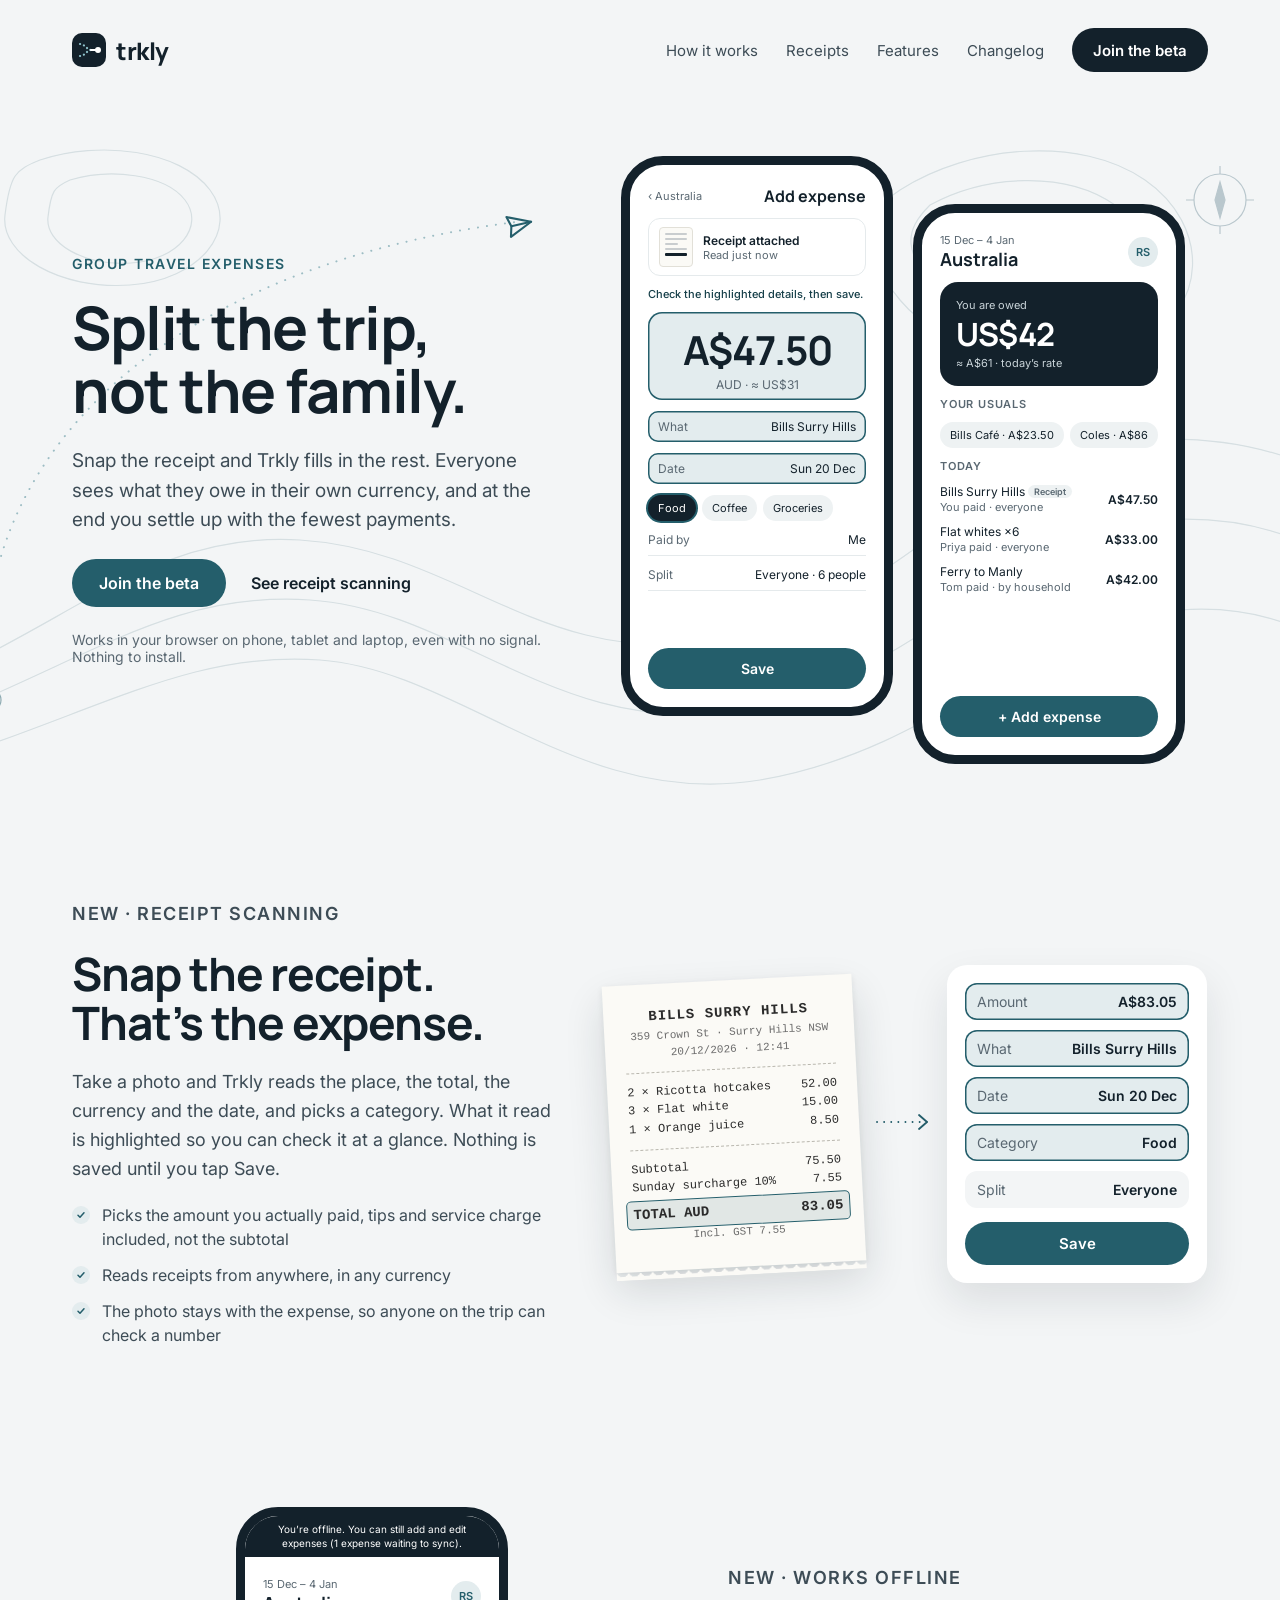
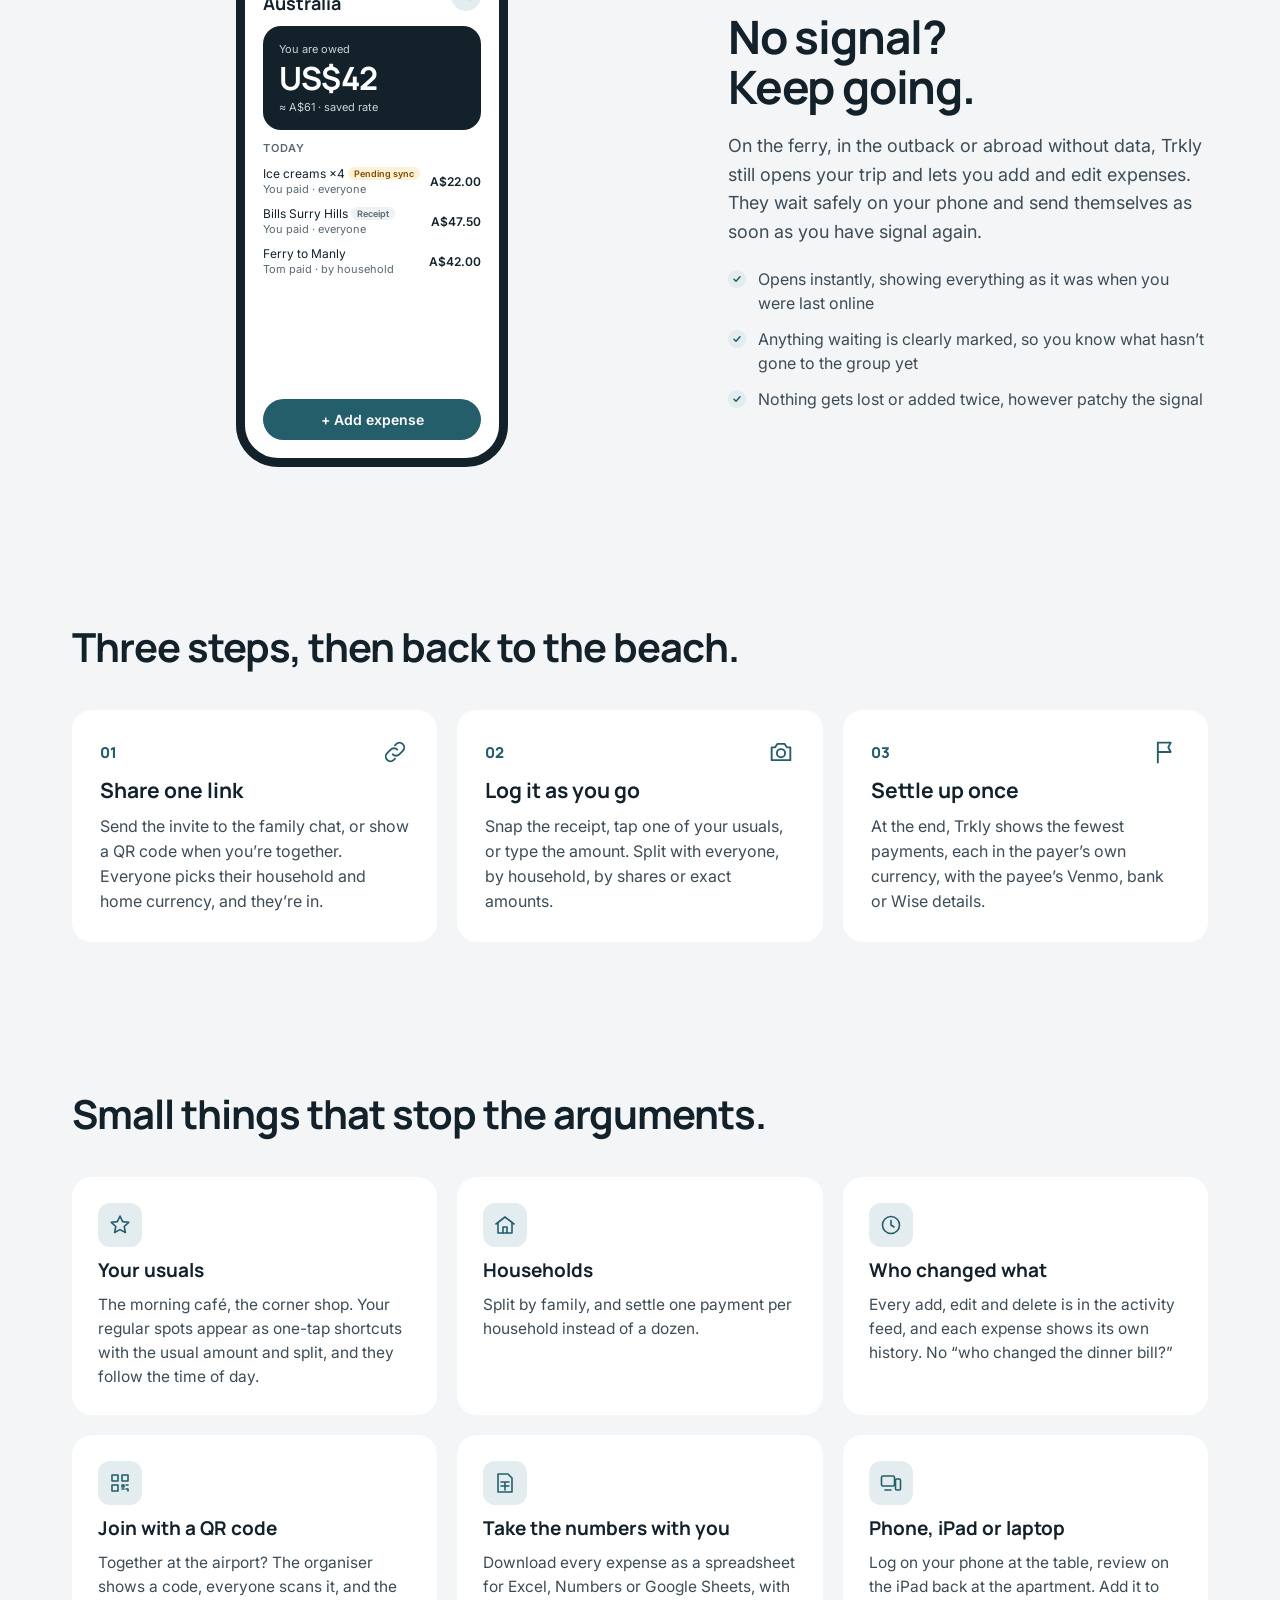
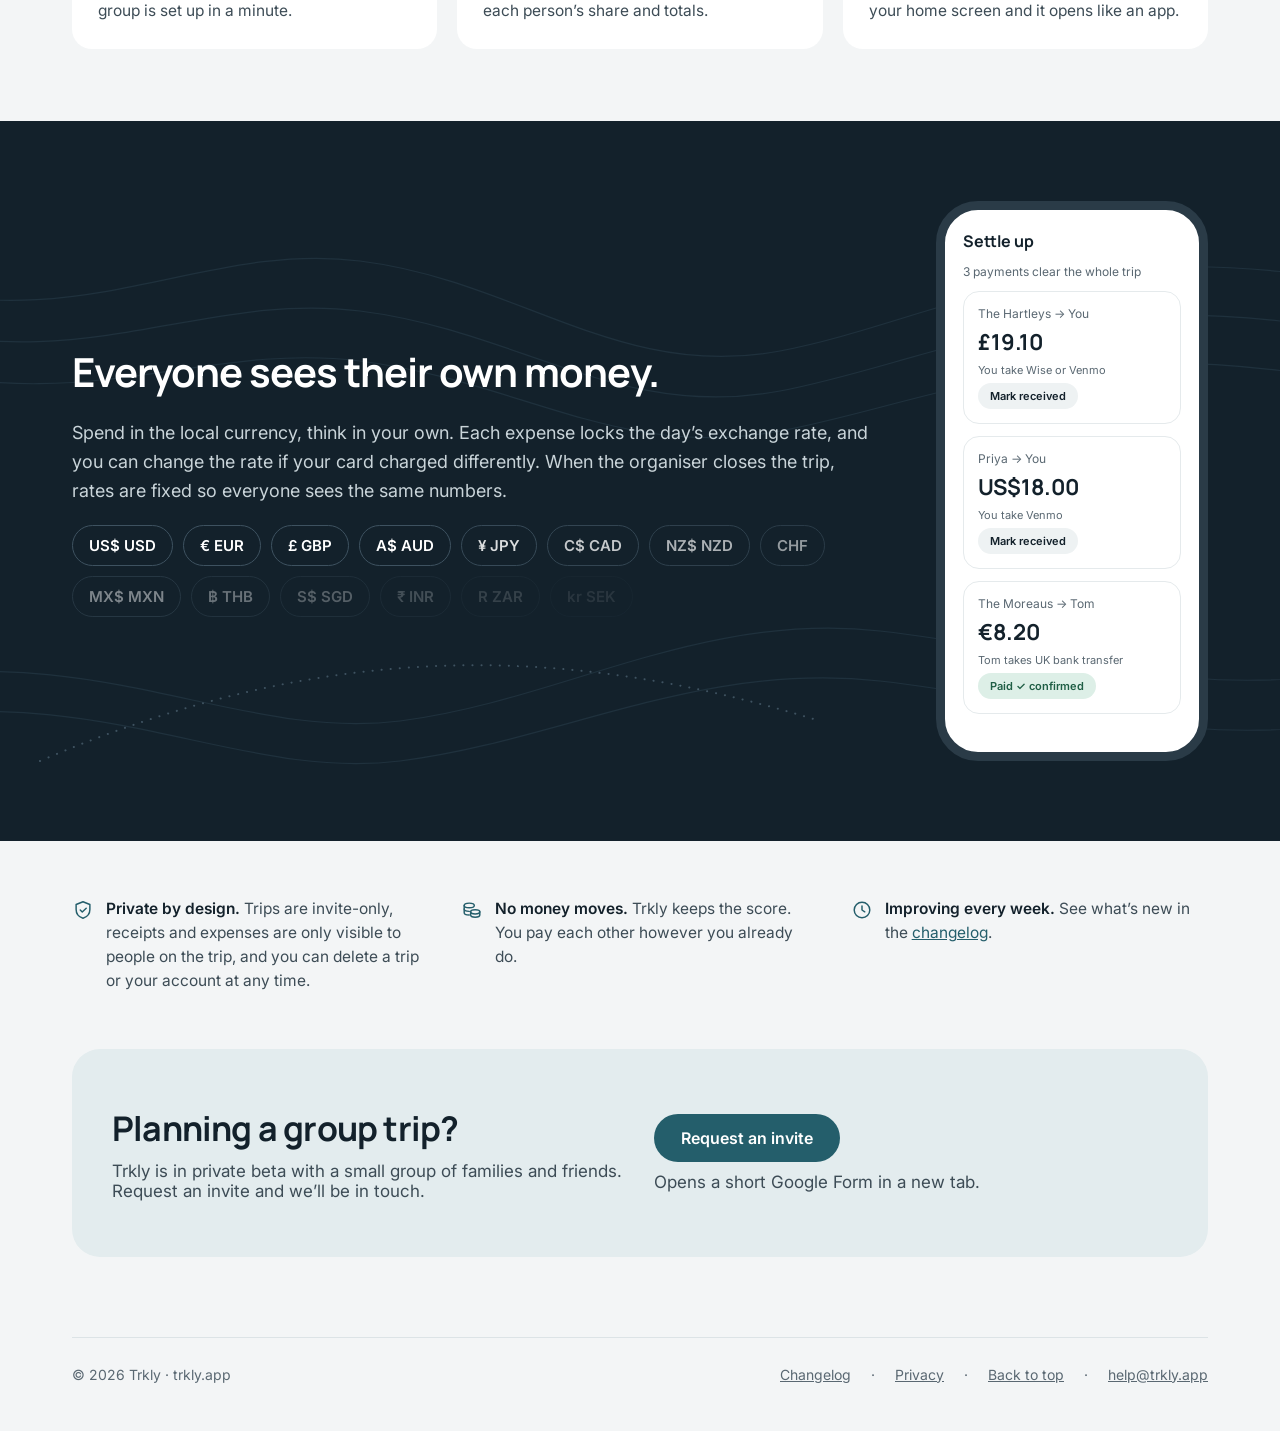
<file: index.html>
<!doctype html>
<html lang="en">
<head>
<meta charset="utf-8">
<meta name="viewport" content="width=device-width, initial-scale=1">
<title>Trkly — split the trip, not the family</title>
<meta name="description" content="Group travel expenses in any currency. Snap a receipt and Trkly fills in the expense. See balances in your own money and settle up with the fewest payments.">
<meta name="theme-color" content="#13212B">
<meta property="og:title" content="Trkly — split the trip, not the family">
<meta property="og:description" content="Snap the receipt, see what you owe in your own currency, settle up once.">
<meta property="og:url" content="https://trkly.app/">
<meta property="og:type" content="website">
<link rel="icon" href="favicon.svg" type="image/svg+xml">
<link rel="preconnect" href="https://fonts.googleapis.com">
<link rel="preconnect" href="https://fonts.gstatic.com" crossorigin>
<link rel="stylesheet" href="https://fonts.googleapis.com/css2?family=Manrope:wght@600;700;800&family=Inter:wght@400;500;600&display=swap">
<link rel="stylesheet" href="/assets/site.css?v=90d5389e">
</head>
<body>

<div class="wrap">
<header class="site-header">
<a class="brand" href="#top" aria-label="Trkly home">
<svg width="34" height="34" viewBox="0 0 34 34" aria-hidden="true"><rect width="34" height="34" rx="10" fill="#13212B"/><path d="M8 11c5 0 7 6 11 6" fill="none" stroke="#8FC3CC" stroke-width="2.2" stroke-linecap="round" stroke-dasharray="0.1 4"/><path d="M8 23c5 0 7-6 11-6" fill="none" stroke="#8FC3CC" stroke-width="2.2" stroke-linecap="round" stroke-dasharray="0.1 4"/><path d="M19 17h5" stroke="#FFFFFF" stroke-width="2.2" stroke-linecap="round"/><circle cx="26" cy="17" r="3" fill="#FFFFFF"/></svg>
<span>trkly</span>
</a>
<nav class="nav" aria-label="Main">
<a href="#how">How it works</a>
<a href="#receipts">Receipts</a>
<a href="#features">Features</a>
<a href="/changelog/">Changelog</a>
<a class="btn btn-dark" href="#beta">Join the beta</a>
</nav>
</header>
</div>

<main id="top">
<section class="hero">
<svg class="bg-art" viewBox="0 0 1440 720" preserveAspectRatio="xMidYMid slice" aria-hidden="true">
<g fill="none" stroke="#D6DFE2" stroke-width="1.2">
<path d="M-40 600c180-60 260-170 420-160s240 130 420 100 260-190 420-200 220 60 260 80"/>
<path d="M-40 640c200-70 280-150 430-140s250 140 430 110 270-180 420-190 210 70 240 90"/>
<path d="M-40 680c210-60 300-130 440-120s260 150 440 120 280-160 420-170 200 80 220 100"/>
<path d="M980 90c70-45 180-55 245-10s65 130-10 165-190 10-235-45-45-80 0-110z"/>
<path d="M1010 105c55-30 135-35 185 0s50 100-10 122-135 10-168-33-34-62-7-89z"/>
<path d="M1040 122c38-17 88-17 120 6s32 66-8 80-88 6-110-22-22-45-2-64z"/>
<path d="M120 60c60-20 140-10 170 30s-10 90-80 95-130-30-125-70 10-45 35-55z"/>
<path d="M150 80c40-12 95-6 115 20s-6 60-54 63-86-20-83-46 6-30 22-37z"/>
</g>
<path d="M70 600C40 380 220 170 596 122" fill="none" stroke="#9DBDC4" stroke-width="2" stroke-linecap="round" stroke-dasharray="0.1 9"/>
<g transform="translate(590 104) rotate(32) scale(1.3)" fill="none" stroke="#245E6B" stroke-width="1.6" stroke-linecap="round" stroke-linejoin="round"><path d="M21 3 10 14"/><path d="M21 3l-7 18-4-7-7-4z"/></g>
<circle cx="70" cy="600" r="5" fill="#245E6B"/><circle cx="70" cy="600" r="11" fill="none" stroke="#245E6B" stroke-width="1.2" opacity="0.5"/>
<g transform="translate(1250 560)"><path d="M0-22a10 10 0 0 1 10 10c0 8-10 18-10 18s-10-10-10-18a10 10 0 0 1 10-10z" fill="#13212B" opacity="0.85"/><circle cx="0" cy="-12" r="3.5" fill="#F3F5F6"/></g>
<g transform="translate(1300 100)" fill="none" stroke="#B9C7CD" stroke-width="1.2"><circle r="26"/><path d="M0-34v8M0 26v8M-34 0h8M26 0h8"/><path d="M0-18l5 18-5 18-5-18z" fill="#B9C7CD"/></g>
</svg>
<div class="wrap hero-inner">
<div class="hero-copy">
<p class="eyebrow">Group travel expenses</p>
<h1>Split the trip,<br>not the family.</h1>
<p class="lede">Snap the receipt and Trkly fills in the rest. Everyone sees what they owe in their own currency, and at the end you settle up with the fewest payments.</p>
<div class="cta-row">
<a class="btn btn-primary" href="#beta">Join the beta</a>
<a class="btn btn-link" href="#receipts">See receipt scanning</a>
</div>
<p class="small">Works in your browser on phone, tablet and laptop, even with no signal. Nothing to install.</p>
</div>

<div class="phones" aria-label="Trkly app screens: a scanned receipt filling in an expense, and the trip balance" role="img">
<div class="phone" aria-hidden="true">
<div class="phone-body">
<div class="p-row"><span class="p-meta">‹ Australia</span><span class="p-title-s">Add expense</span></div>
<div class="r-attached"><div class="r-thumb"><i></i><i></i><i class="s"></i><i></i><i class="t"></i></div><div><div class="r-title">Receipt attached</div><div class="p-meta">Read just now</div></div></div>
<div class="ai-note">Check the highlighted details, then save.</div>
<div class="big-amt ai"><div class="v">A$47.50</div><div class="s">AUD · ≈ US$31</div></div>
<div class="field ai"><span>What</span><span>Bills Surry Hills</span></div>
<div class="field ai"><span>Date</span><span>Sun 20 Dec</span></div>
<div class="chips"><span class="on ai-chip">Food</span><span>Coffee</span><span>Groceries</span></div>
<div class="field"><span>Paid by</span><span>Me</span></div>
<div class="field"><span>Split</span><span>Everyone · 6 people</span></div>
</div>
<div class="phone-foot"><div class="p-btn">Save</div></div>
</div>

<div class="phone offset hide-sm" aria-hidden="true">
<div class="phone-body">
<div class="p-row"><div><div class="p-meta">15 Dec – 4 Jan</div><div class="p-title">Australia</div></div><div class="avatar">RS</div></div>
<div class="balance-card"><div class="lbl">You are owed</div><div class="amt">US$42</div><div class="lbl">≈ A$61 · today’s rate</div></div>
<div class="p-label">Your usuals</div>
<div class="chips"><span>Bills Café · A$23.50</span><span>Coles · A$86</span></div>
<div class="p-label">Today</div>
<div class="p-recent">
<div class="p-row"><span>Bills Surry Hills <span class="tag-s">Receipt</span><br><span class="muted p-meta">You paid · everyone</span></span><span class="v">A$47.50</span></div>
<div class="p-row"><span>Flat whites ×6<br><span class="muted p-meta">Priya paid · everyone</span></span><span class="v">A$33.00</span></div>
<div class="p-row"><span>Ferry to Manly<br><span class="muted p-meta">Tom paid · by household</span></span><span class="v">A$42.00</span></div>
</div>
</div>
<div class="phone-foot"><div class="p-btn">+ Add expense</div></div>
</div>
</div>
</div>
</section>

<section id="receipts" class="wrap spotlight">
<div class="spot-copy">
<p class="eyebrow">New · Receipt scanning</p>
<h2>Snap the receipt.<br>That’s the expense.</h2>
<p>Take a photo and Trkly reads the place, the total, the currency and the date, and picks a category. What it read is highlighted so you can check it at a glance. Nothing is saved until you tap Save.</p>
<ul class="ticks">
<li>Picks the amount you actually paid, tips and service charge included, not the subtotal</li>
<li>Reads receipts from anywhere, in any currency</li>
<li>The photo stays with the expense, so anyone on the trip can check a number</li>
</ul>
</div>
<div class="spot-art" aria-label="A paper receipt and the expense form it fills in" role="img">
<div class="receipt" aria-hidden="true">
<div class="rc-head">BILLS SURRY HILLS</div>
<div class="rc-sub">359 Crown St · Surry Hills NSW</div>
<div class="rc-sub">20/12/2026 · 12:41</div>
<div class="rc-rule"></div>
<div class="rc-line"><span>2 × Ricotta hotcakes</span><span>52.00</span></div>
<div class="rc-line"><span>3 × Flat white</span><span>15.00</span></div>
<div class="rc-line"><span>1 × Orange juice</span><span>8.50</span></div>
<div class="rc-rule"></div>
<div class="rc-line"><span>Subtotal</span><span>75.50</span></div>
<div class="rc-line"><span>Sunday surcharge 10%</span><span>7.55</span></div>
<div class="rc-line rc-total"><span>TOTAL AUD</span><span>83.05</span></div>
<div class="rc-sub">Incl. GST 7.55</div>
<div class="rc-tear"></div>
</div>
<div class="arrow" aria-hidden="true"><svg width="56" height="24" viewBox="0 0 56 24" fill="none" stroke="currentColor" stroke-width="1.8" stroke-linecap="round" stroke-linejoin="round"><path d="M2 12h50" stroke-dasharray="0.1 7"/><path d="M44 5l8 7-8 7"/></svg></div>
<div class="mini-form" aria-hidden="true">
<div class="mf-row ai"><span>Amount</span><b>A$83.05</b></div>
<div class="mf-row ai"><span>What</span><b>Bills Surry Hills</b></div>
<div class="mf-row ai"><span>Date</span><b>Sun 20 Dec</b></div>
<div class="mf-row ai"><span>Category</span><b>Food</b></div>
<div class="mf-row"><span>Split</span><b>Everyone</b></div>
<div class="mf-save">Save</div>
</div>
</div>
</section>

<section id="offline" class="wrap spotlight spot-reverse">
<div class="spot-copy">
<p class="eyebrow">New · Works offline</p>
<h2>No signal?<br>Keep going.</h2>
<p>On the ferry, in the outback or abroad without data, Trkly still opens your trip and lets you add and edit expenses. They wait safely on your phone and send themselves as soon as you have signal again.</p>
<ul class="ticks">
<li>Opens instantly, showing everything as it was when you were last online</li>
<li>Anything waiting is clearly marked, so you know what hasn’t gone to the group yet</li>
<li>Nothing gets lost or added twice, however patchy the signal</li>
</ul>
</div>
<div class="spot-art" aria-label="The Trkly app with no signal: an offline notice and an expense waiting to send" role="img">
<div class="phone" aria-hidden="true">
<div class="p-offline">You’re offline. You can still add and edit expenses (1 expense waiting to sync).</div>
<div class="phone-body">
<div class="p-row"><div><div class="p-meta">15 Dec – 4 Jan</div><div class="p-title">Australia</div></div><div class="avatar">RS</div></div>
<div class="balance-card"><div class="lbl">You are owed</div><div class="amt">US$42</div><div class="lbl">≈ A$61 · saved rate</div></div>
<div class="p-label">Today</div>
<div class="p-recent">
<div class="p-row"><span>Ice creams ×4 <span class="tag-s tag-wait">Pending sync</span><br><span class="muted p-meta">You paid · everyone</span></span><span class="v">A$22.00</span></div>
<div class="p-row"><span>Bills Surry Hills <span class="tag-s">Receipt</span><br><span class="muted p-meta">You paid · everyone</span></span><span class="v">A$47.50</span></div>
<div class="p-row"><span>Ferry to Manly<br><span class="muted p-meta">Tom paid · by household</span></span><span class="v">A$42.00</span></div>
</div>
</div>
<div class="phone-foot"><div class="p-btn">+ Add expense</div></div>
</div>
</div>
</section>

<section id="how" class="wrap section">
<h2>Three steps, then back to the beach.</h2>
<div class="cards">
<div class="card">
<div class="card-top"><span class="step">01</span><svg width="28" height="28" viewBox="0 0 24 24" aria-hidden="true" fill="none" stroke="currentColor" stroke-width="1.6" stroke-linecap="round" stroke-linejoin="round"><path d="M10 14a4 4 0 0 0 5.7 0l3-3a4 4 0 0 0-5.7-5.7l-1 1"/><path d="M14 10a4 4 0 0 0-5.7 0l-3 3a4 4 0 0 0 5.7 5.7l1-1"/></svg></div>
<h3>Share one link</h3>
<p>Send the invite to the family chat, or show a QR code when you’re together. Everyone picks their household and home currency, and they’re in.</p>
</div>
<div class="card">
<div class="card-top"><span class="step">02</span><svg width="28" height="28" viewBox="0 0 24 24" aria-hidden="true" fill="none" stroke="currentColor" stroke-width="1.6" stroke-linecap="round" stroke-linejoin="round"><path d="M4 8h3l2-3h6l2 3h3v11H4z"/><circle cx="12" cy="13" r="3.5"/></svg></div>
<h3>Log it as you go</h3>
<p>Snap the receipt, tap one of your usuals, or type the amount. Split with everyone, by household, by shares or exact amounts.</p>
</div>
<div class="card">
<div class="card-top"><span class="step">03</span><svg width="28" height="28" viewBox="0 0 24 24" aria-hidden="true" fill="none" stroke="currentColor" stroke-width="1.6" stroke-linecap="round" stroke-linejoin="round"><path d="M5 21V4"/><path d="M5 4h11l-2 4 2 4H5"/></svg></div>
<h3>Settle up once</h3>
<p>At the end, Trkly shows the fewest payments, each in the payer’s own currency, with the payee’s Venmo, bank or Wise details.</p>
</div>
</div>
</section>

<section id="features" class="wrap section">
<h2>Small things that stop the arguments.</h2>
<div class="feature-grid">
<div class="feature-card"><span class="f-icon"><svg width="24" height="24" viewBox="0 0 24 24" aria-hidden="true" fill="none" stroke="currentColor" stroke-width="1.6" stroke-linecap="round" stroke-linejoin="round"><path d="M12 3l2.6 5.6 6.1.7-4.5 4.2 1.2 6L12 16.6 6.6 19.5l1.2-6L3.3 9.3l6.1-.7z"/></svg></span><h3>Your usuals</h3><p>The morning café, the corner shop. Your regular spots appear as one-tap shortcuts with the usual amount and split, and they follow the time of day.</p></div>
<div class="feature-card"><span class="f-icon"><svg width="24" height="24" viewBox="0 0 24 24" aria-hidden="true" fill="none" stroke="currentColor" stroke-width="1.6" stroke-linecap="round" stroke-linejoin="round"><path d="M3 11l9-7 9 7"/><path d="M5 10v10h14V10"/><path d="M10 20v-6h4v6"/></svg></span><h3>Households</h3><p>Split by family, and settle one payment per household instead of a dozen.</p></div>
<div class="feature-card"><span class="f-icon"><svg width="24" height="24" viewBox="0 0 24 24" aria-hidden="true" fill="none" stroke="currentColor" stroke-width="1.6" stroke-linecap="round" stroke-linejoin="round"><circle cx="12" cy="12" r="8.5"/><path d="M12 7.5V12l3 2"/></svg></span><h3>Who changed what</h3><p>Every add, edit and delete is in the activity feed, and each expense shows its own history. No “who changed the dinner bill?”</p></div>
<div class="feature-card"><span class="f-icon"><svg width="24" height="24" viewBox="0 0 24 24" aria-hidden="true" fill="none" stroke="currentColor" stroke-width="1.6" stroke-linecap="round" stroke-linejoin="round"><path d="M4 4h6v6H4zM14 4h6v6h-6zM4 14h6v6H4z"/><path d="M14 14h2v2h-2zM18 14h2M14 18h2M18 18h2v2"/></svg></span><h3>Join with a QR code</h3><p>Together at the airport? The organiser shows a code, everyone scans it, and the group is set up in a minute.</p></div>
<div class="feature-card"><span class="f-icon"><svg width="24" height="24" viewBox="0 0 24 24" aria-hidden="true" fill="none" stroke="currentColor" stroke-width="1.6" stroke-linecap="round" stroke-linejoin="round"><path d="M5 3h10l4 4v14H5z"/><path d="M8 11h8M8 15h8M12 11v8"/></svg></span><h3>Take the numbers with you</h3><p>Download every expense as a spreadsheet for Excel, Numbers or Google Sheets, with each person’s share and totals.</p></div>
<div class="feature-card"><span class="f-icon"><svg width="24" height="24" viewBox="0 0 24 24" aria-hidden="true" fill="none" stroke="currentColor" stroke-width="1.6" stroke-linecap="round" stroke-linejoin="round"><rect x="2.5" y="5" width="13" height="10" rx="1.5"/><rect x="16.5" y="8" width="5" height="11" rx="1.2"/><path d="M6 19h6"/></svg></span><h3>Phone, iPad or laptop</h3><p>Log on your phone at the table, review on the iPad back at the apartment. Add it to your home screen and it opens like an app.</p></div>
</div>
</section>

<section id="currencies" class="dark">
<svg class="bg-art" viewBox="0 0 1440 720" preserveAspectRatio="xMidYMid slice" aria-hidden="true"><g fill="none" stroke="#1F313D" stroke-width="1.2"><path d="M-40 160c200 60 320-40 480-20s260 120 420 90 300-130 620-60"/><path d="M-40 200c200 60 320-30 480-10s260 110 420 80 300-120 620-50"/><path d="M-40 240c200 60 320-20 480 0s260 100 420 70 300-110 620-40"/><path d="M-40 560c220-40 360 60 520 40s300-110 480-90 300 70 480 40"/><path d="M-40 600c220-40 360 60 520 40s300-100 480-80 300 70 480 40"/></g><path d="M120 640C400 520 640 520 900 600" fill="none" stroke="#3E5260" stroke-width="2" stroke-linecap="round" stroke-dasharray="0.1 9"/></svg>
<div class="wrap dark-inner">
<div class="dark-copy">
<h2>Everyone sees their own money.</h2>
<p>Spend in the local currency, think in your own. Each expense locks the day’s exchange rate, and you can change the rate if your card charged differently. When the organiser closes the trip, rates are fixed so everyone sees the same numbers.</p>
<ul class="ccys" aria-label="Example supported currencies">
<li>US$ USD</li><li>€ EUR</li><li>£ GBP</li><li>A$ AUD</li>
<li style="opacity:.85">¥ JPY</li><li style="opacity:.75">C$ CAD</li><li style="opacity:.65">NZ$ NZD</li><li style="opacity:.55">CHF</li>
<li style="opacity:.45" aria-hidden="true">MX$ MXN</li><li style="opacity:.36" aria-hidden="true">฿ THB</li><li style="opacity:.28" aria-hidden="true">S$ SGD</li><li style="opacity:.2" aria-hidden="true">₹ INR</li><li style="opacity:.14" aria-hidden="true">R ZAR</li><li style="opacity:.09" aria-hidden="true">kr SEK</li>
</ul>
</div>
<div class="phone" aria-hidden="true">
<div class="phone-body" style="gap:12px">
<div class="p-title-s">Settle up</div>
<div class="p-meta" style="font-size:12px">3 payments clear the whole trip</div>
<div class="settle"><div class="who">The Hartleys → You</div><div class="amt">£19.10</div><div class="how">You take Wise or Venmo</div><div class="pill-s">Mark received</div></div>
<div class="settle"><div class="who">Priya → You</div><div class="amt">US$18.00</div><div class="how">You take Venmo</div><div class="pill-s">Mark received</div></div>
<div class="settle"><div class="who">The Moreaus → Tom</div><div class="amt">€8.20</div><div class="how">Tom takes UK bank transfer</div><div class="pill-s paid">Paid ✓ confirmed</div></div>
</div>
</div>
</div>
</section>

<section class="wrap trust">
<div class="trust-item"><svg width="22" height="22" viewBox="0 0 24 24" aria-hidden="true" fill="none" stroke="currentColor" stroke-width="1.6" stroke-linecap="round" stroke-linejoin="round"><path d="M12 3l7.5 3v5.5c0 4.6-3.2 8.2-7.5 9.5-4.3-1.3-7.5-4.9-7.5-9.5V6z"/><path d="M9 12l2.2 2.2L15.5 10"/></svg><div><b>Private by design.</b> Trips are invite-only, receipts and expenses are only visible to people on the trip, and you can delete a trip or your account at any time.</div></div>
<div class="trust-item"><svg width="22" height="22" viewBox="0 0 24 24" aria-hidden="true" fill="none" stroke="currentColor" stroke-width="1.6" stroke-linecap="round" stroke-linejoin="round"><ellipse cx="9" cy="7" rx="5.5" ry="2.5"/><path d="M3.5 7v4c0 1.4 2.5 2.5 5.5 2.5"/><path d="M3.5 11v4c0 1.4 2.5 2.5 5.5 2.5"/><ellipse cx="15.5" cy="14" rx="5" ry="2.3"/><path d="M10.5 14v3.5c0 1.3 2.2 2.3 5 2.3s5-1 5-2.3V14"/></svg><div><b>No money moves.</b> Trkly keeps the score. You pay each other however you already do.</div></div>
<div class="trust-item"><svg width="22" height="22" viewBox="0 0 24 24" aria-hidden="true" fill="none" stroke="currentColor" stroke-width="1.6" stroke-linecap="round" stroke-linejoin="round"><circle cx="12" cy="12" r="8.5"/><path d="M12 7.5V12l3 2"/></svg><div><b>Improving every week.</b> See what’s new in the <a href="/changelog/">changelog</a>.</div></div>
</section>

<section id="beta" class="wrap beta">
<div class="beta-panel">
<div>
<h2>Planning a group trip?</h2>
<p>Trkly is in private beta with a small group of families and friends. Request an invite and we’ll be in touch.</p>
</div>
<div class="beta-cta">
<a class="btn btn-primary" href="https://docs.google.com/forms/d/11u9iHJRAySjuGP0D07eRujeCHlhYibDsX2r_ebiXkZc/viewform" target="_blank" rel="noopener">Request an invite</a>
<p class="form-note">Opens a short Google Form in a new tab.</p>
</div>
</div>
</section>
</main>

<div class="wrap">
<footer class="site-footer">
<span>© 2026 Trkly · trkly.app</span>
<nav aria-label="Footer"><a href="/changelog/">Changelog</a> · <a href="/privacy/">Privacy</a> · <a href="#top">Back to top</a> · <a href="mailto:help@trkly.app">help@trkly.app</a></nav>
</footer>
</div>

</body>
</html>
</file>
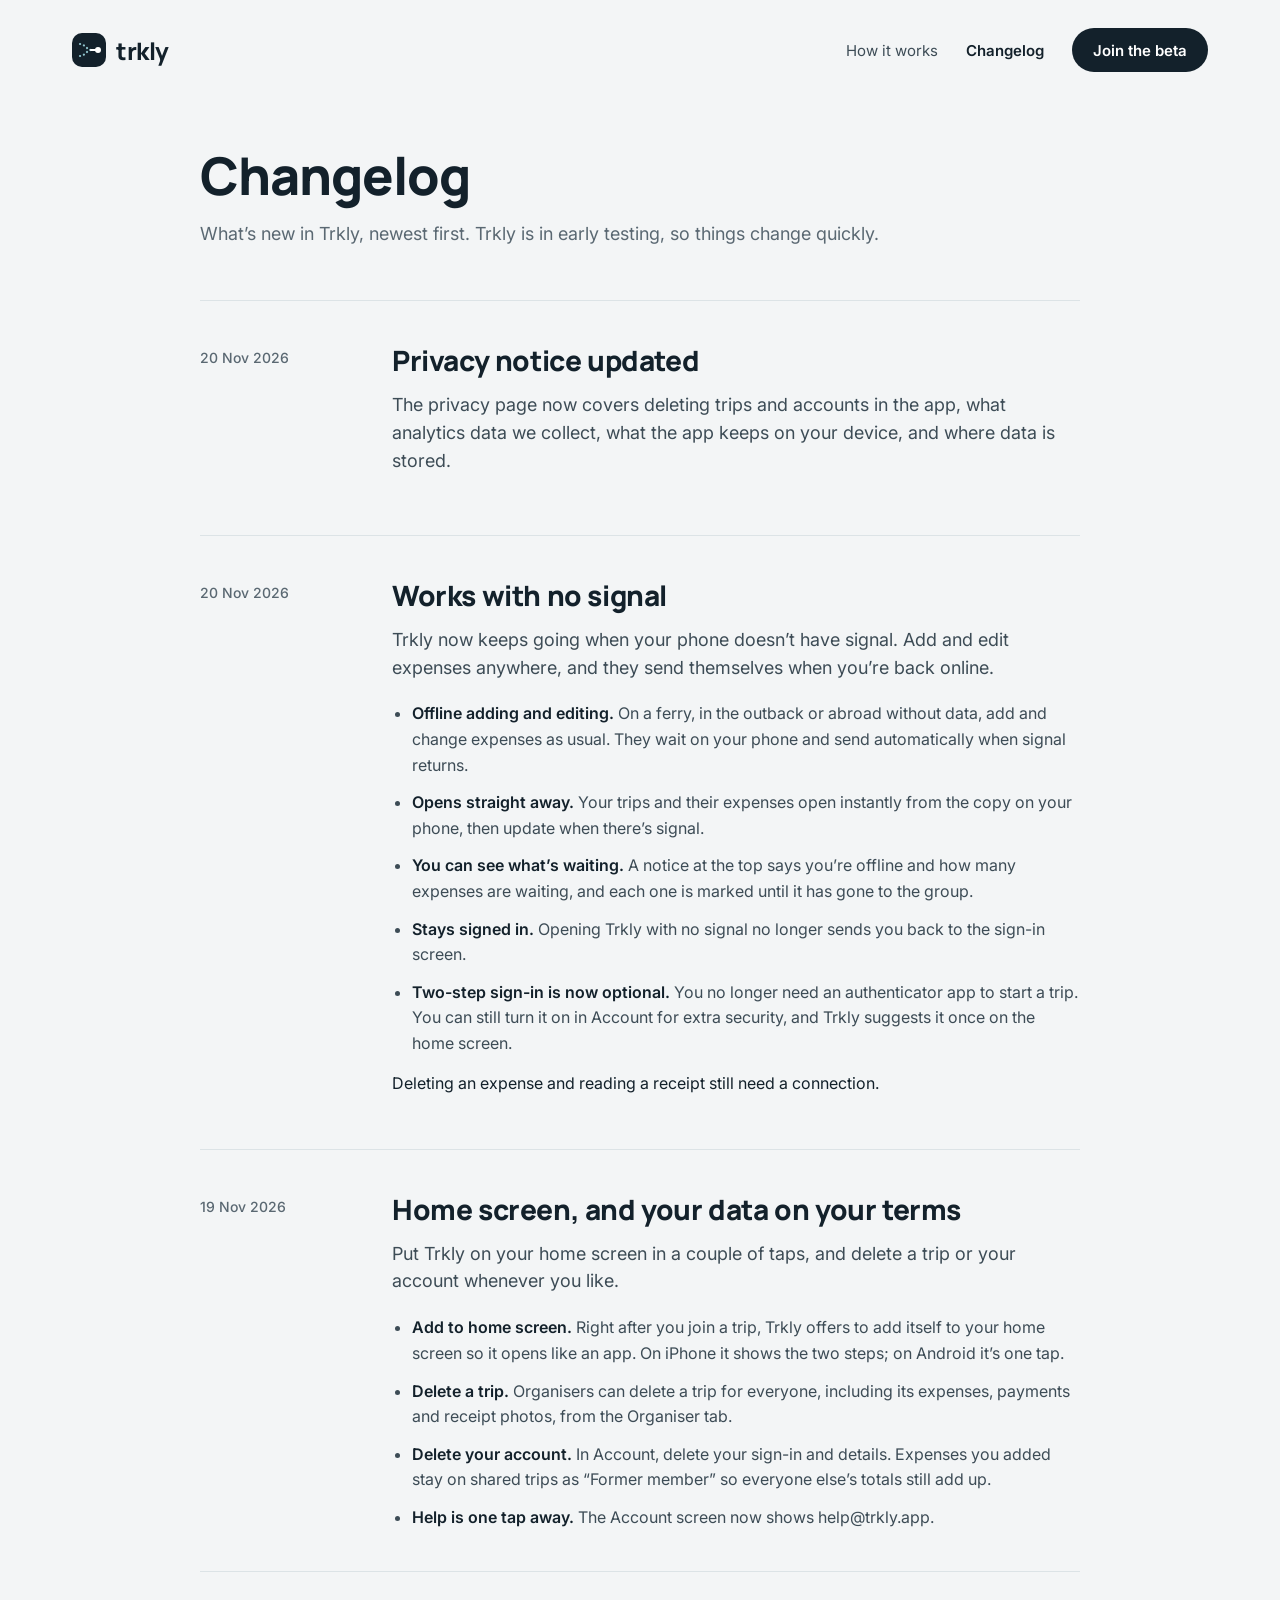
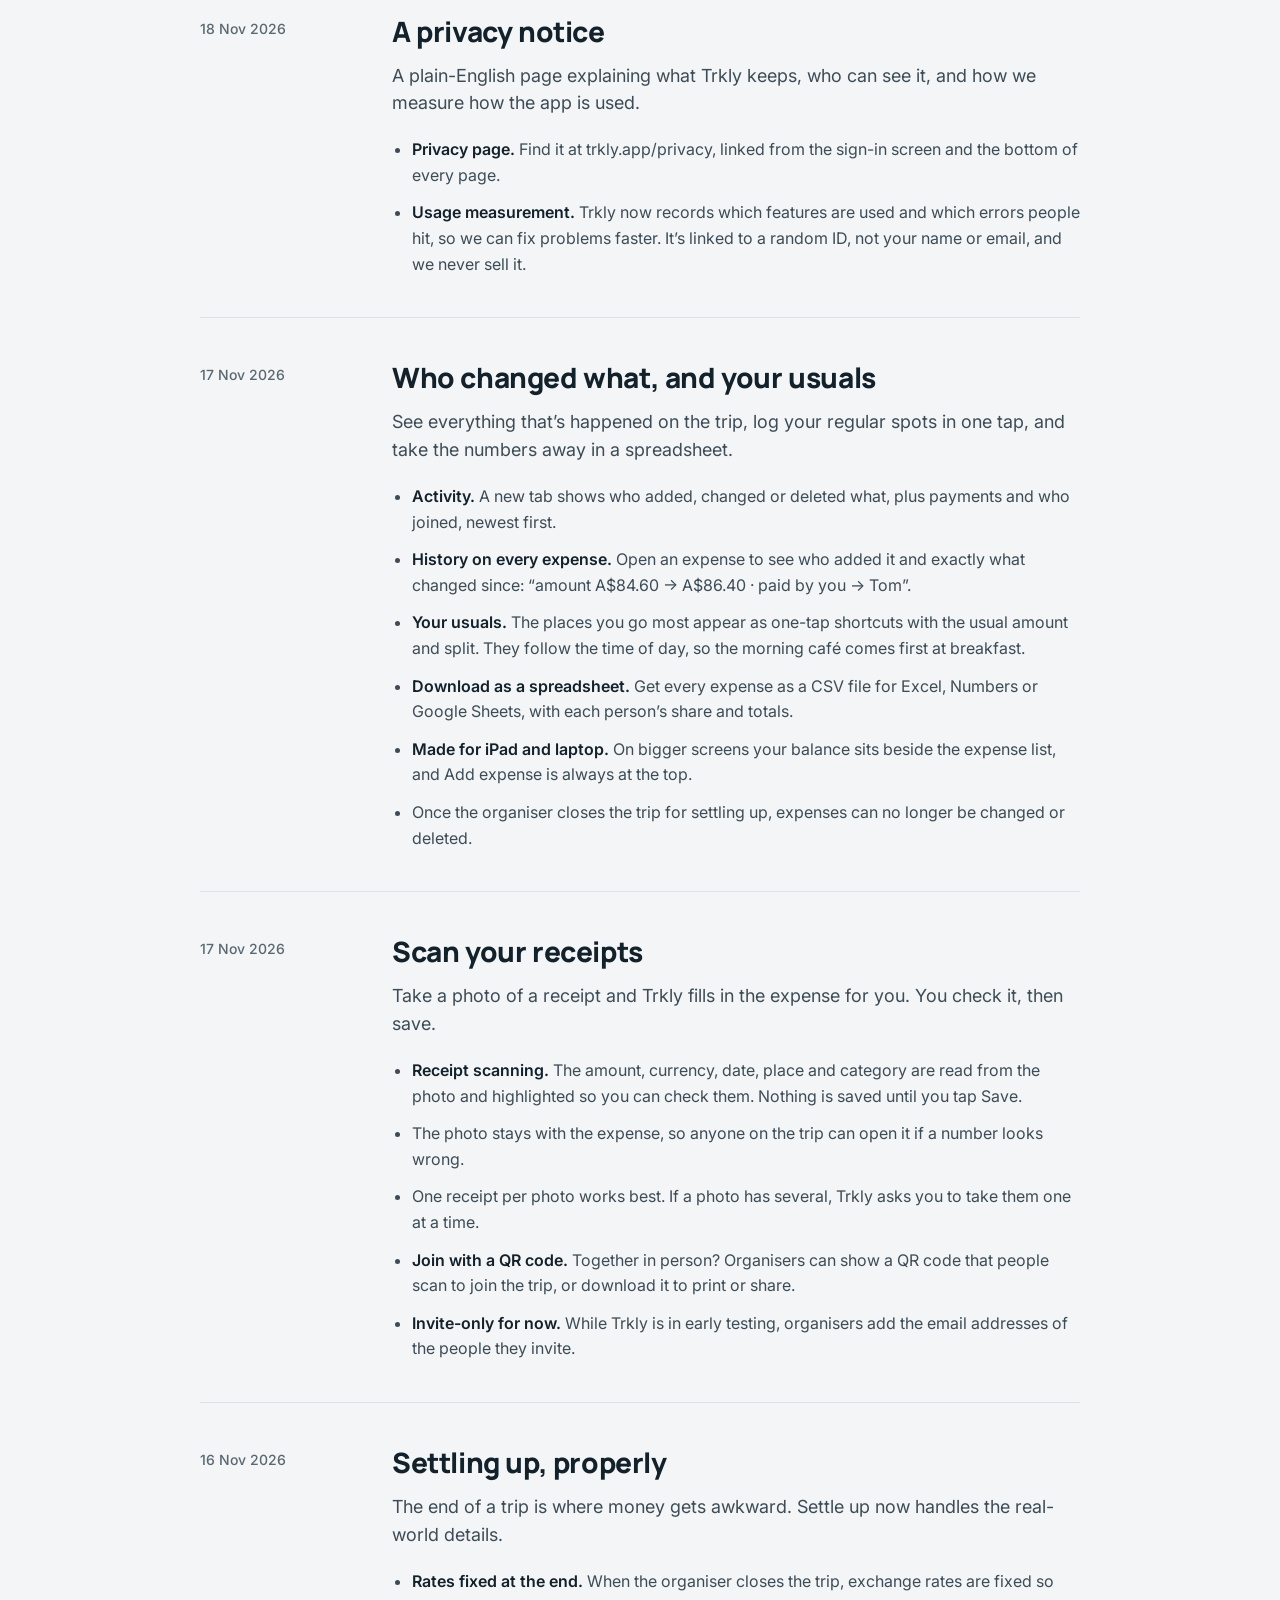
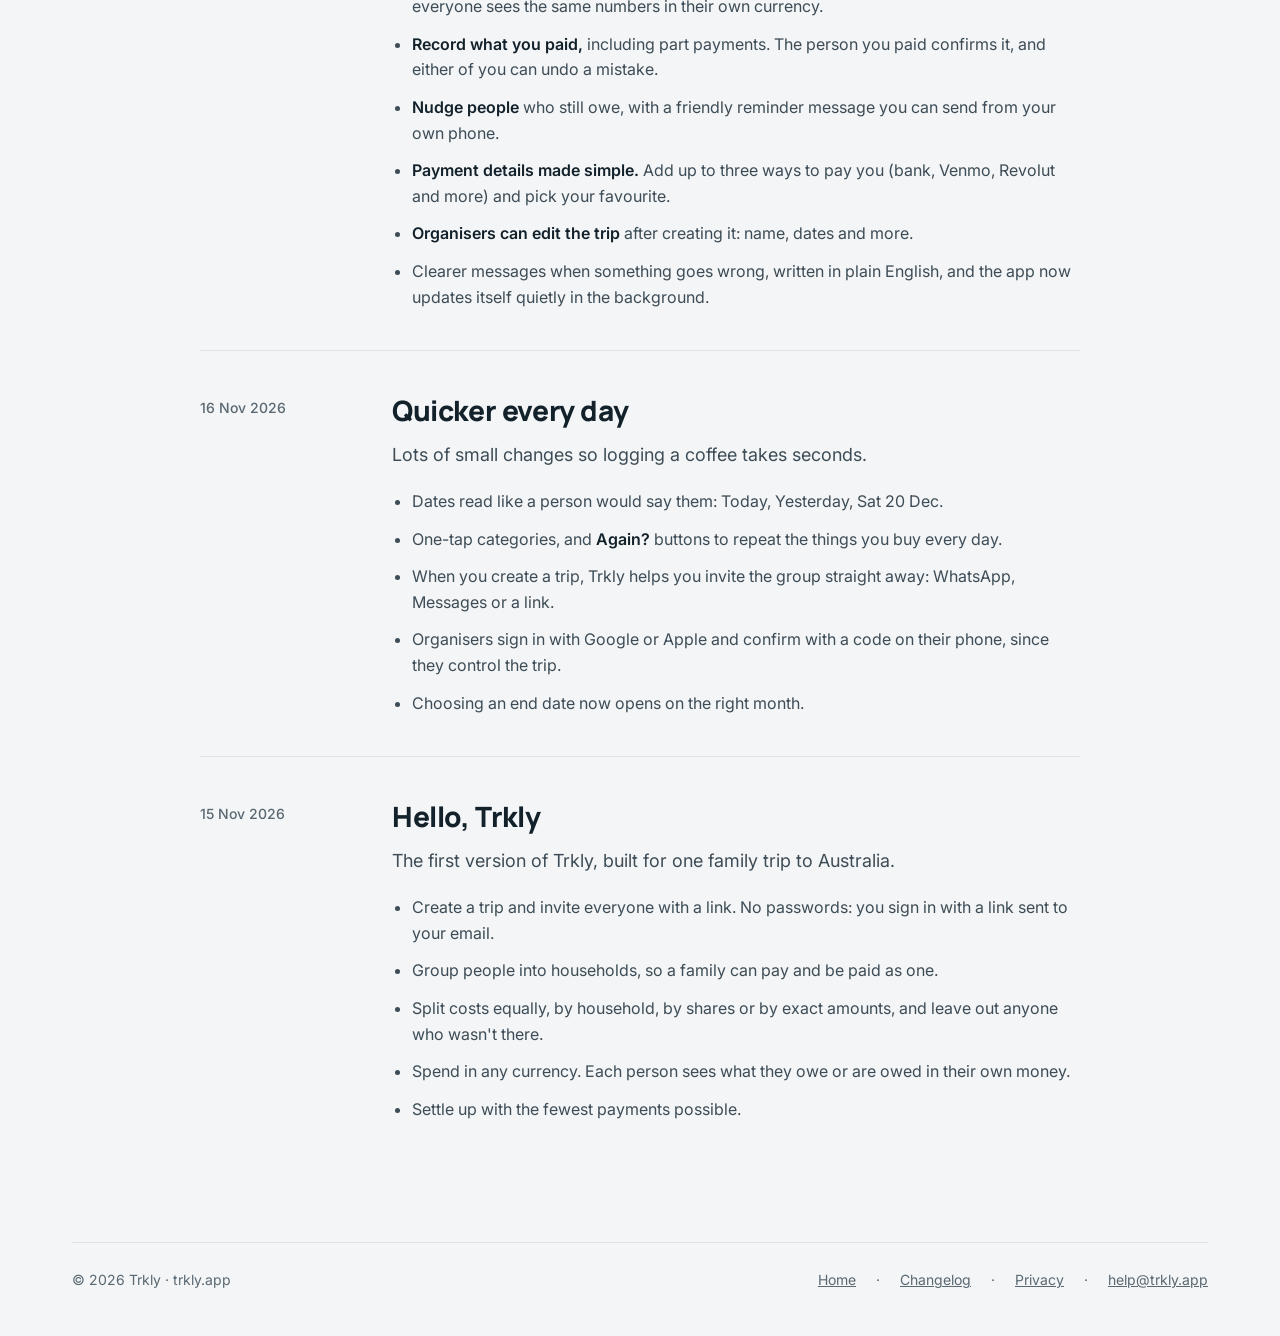
<file: changelog/index.html>
<!doctype html>
<html lang="en">
<head>
<meta charset="utf-8">
<meta name="viewport" content="width=device-width, initial-scale=1">
<title>Changelog · Trkly</title>
<meta name="description" content="What's new in Trkly, newest first.">
<meta name="theme-color" content="#13212B">
<meta property="og:title" content="Trkly changelog">
<meta property="og:description" content="What's new in Trkly, newest first.">
<meta property="og:url" content="https://trkly.app/changelog/">
<link rel="icon" href="/favicon.svg" type="image/svg+xml">
<link rel="preconnect" href="https://fonts.googleapis.com">
<link rel="preconnect" href="https://fonts.gstatic.com" crossorigin>
<link rel="stylesheet" href="https://fonts.googleapis.com/css2?family=Manrope:wght@600;700;800&family=Inter:wght@400;500;600&display=swap">
<link rel="stylesheet" href="/assets/site.css?v=90d5389e">
</head>
<body>
<div class="wrap">
<header class="site-header">
<a class="brand" href="/" aria-label="Trkly home">
<svg width="34" height="34" viewBox="0 0 34 34" aria-hidden="true"><rect width="34" height="34" rx="10" fill="#13212B"/><path d="M8 11c5 0 7 6 11 6" fill="none" stroke="#8FC3CC" stroke-width="2.2" stroke-linecap="round" stroke-dasharray="0.1 4"/><path d="M8 23c5 0 7-6 11-6" fill="none" stroke="#8FC3CC" stroke-width="2.2" stroke-linecap="round" stroke-dasharray="0.1 4"/><path d="M19 17h5" stroke="#FFFFFF" stroke-width="2.2" stroke-linecap="round"/><circle cx="26" cy="17" r="3" fill="#FFFFFF"/></svg>
<span>trkly</span>
</a>
<nav class="nav" aria-label="Main">
<a href="/#how">How it works</a>
<a href="/changelog/" aria-current="page">Changelog</a>
<a class="btn btn-dark" href="/#beta">Join the beta</a>
</nav>
</header>

<main class="cl">
<header class="cl-head">
<h1>Changelog</h1>
<p>What’s new in Trkly, newest first. Trkly is in early testing, so things change quickly.</p>
</header>

<article class="cl-entry" id="2026-11-20-privacy-update">
<div class="cl-date"><time datetime="2026-11-20">20 Nov 2026</time></div>
<div class="cl-body">
<h2><a href="#2026-11-20-privacy-update">Privacy notice updated</a></h2>
<p class="cl-lead">The privacy page now covers deleting trips and accounts in the app, what analytics data we collect, what the app keeps on your device, and where data is stored.</p>
</div>
</article>

<article class="cl-entry" id="2026-11-20-works-offline">
<div class="cl-date"><time datetime="2026-11-20">20 Nov 2026</time></div>
<div class="cl-body">
<h2><a href="#2026-11-20-works-offline">Works with no signal</a></h2>
<p class="cl-lead">Trkly now keeps going when your phone doesn’t have signal. Add and edit expenses anywhere, and they send themselves when you’re back online.</p>
<ul>
<li><b>Offline adding and editing.</b> On a ferry, in the outback or abroad without data, add and change expenses as usual. They wait on your phone and send automatically when signal returns.</li>
<li><b>Opens straight away.</b> Your trips and their expenses open instantly from the copy on your phone, then update when there’s signal.</li>
<li><b>You can see what’s waiting.</b> A notice at the top says you’re offline and how many expenses are waiting, and each one is marked until it has gone to the group.</li>
<li><b>Stays signed in.</b> Opening Trkly with no signal no longer sends you back to the sign-in screen.</li>
<li><b>Two-step sign-in is now optional.</b> You no longer need an authenticator app to start a trip. You can still turn it on in Account for extra security, and Trkly suggests it once on the home screen.</li>
</ul>
<p>Deleting an expense and reading a receipt still need a connection.</p>
</div>
</article>

<article class="cl-entry" id="2026-11-19-your-data-your-call">
<div class="cl-date"><time datetime="2026-11-19">19 Nov 2026</time></div>
<div class="cl-body">
<h2><a href="#2026-11-19-your-data-your-call">Home screen, and your data on your terms</a></h2>
<p class="cl-lead">Put Trkly on your home screen in a couple of taps, and delete a trip or your account whenever you like.</p>
<ul>
<li><b>Add to home screen.</b> Right after you join a trip, Trkly offers to add itself to your home screen so it opens like an app. On iPhone it shows the two steps; on Android it’s one tap.</li>
<li><b>Delete a trip.</b> Organisers can delete a trip for everyone, including its expenses, payments and receipt photos, from the Organiser tab.</li>
<li><b>Delete your account.</b> In Account, delete your sign-in and details. Expenses you added stay on shared trips as “Former member” so everyone else’s totals still add up.</li>
<li><b>Help is one tap away.</b> The Account screen now shows help@trkly.app.</li>
</ul>
</div>
</article>

<article class="cl-entry" id="2026-11-18-privacy">
<div class="cl-date"><time datetime="2026-11-18">18 Nov 2026</time></div>
<div class="cl-body">
<h2><a href="#2026-11-18-privacy">A privacy notice</a></h2>
<p class="cl-lead">A plain-English page explaining what Trkly keeps, who can see it, and how we measure how the app is used.</p>
<ul>
<li><b>Privacy page.</b> Find it at trkly.app/privacy, linked from the sign-in screen and the bottom of every page.</li>
<li><b>Usage measurement.</b> Trkly now records which features are used and which errors people hit, so we can fix problems faster. It’s linked to a random ID, not your name or email, and we never sell it.</li>
</ul>
</div>
</article>

<article class="cl-entry" id="2026-11-17-who-changed-what">
<div class="cl-date"><time datetime="2026-11-17">17 Nov 2026</time></div>
<div class="cl-body">
<h2><a href="#2026-11-17-who-changed-what">Who changed what, and your usuals</a></h2>
<p class="cl-lead">See everything that’s happened on the trip, log your regular spots in one tap, and take the numbers away in a spreadsheet.</p>
<ul>
<li><b>Activity.</b> A new tab shows who added, changed or deleted what, plus payments and who joined, newest first.</li>
<li><b>History on every expense.</b> Open an expense to see who added it and exactly what changed since: “amount A$84.60 → A$86.40 · paid by you → Tom”.</li>
<li><b>Your usuals.</b> The places you go most appear as one-tap shortcuts with the usual amount and split. They follow the time of day, so the morning café comes first at breakfast.</li>
<li><b>Download as a spreadsheet.</b> Get every expense as a CSV file for Excel, Numbers or Google Sheets, with each person’s share and totals.</li>
<li><b>Made for iPad and laptop.</b> On bigger screens your balance sits beside the expense list, and Add expense is always at the top.</li>
<li>Once the organiser closes the trip for settling up, expenses can no longer be changed or deleted.</li>
</ul>
</div>
</article>

<article class="cl-entry" id="2026-11-17-scan-your-receipts">
<div class="cl-date"><time datetime="2026-11-17">17 Nov 2026</time></div>
<div class="cl-body">
<h2><a href="#2026-11-17-scan-your-receipts">Scan your receipts</a></h2>
<p class="cl-lead">Take a photo of a receipt and Trkly fills in the expense for you. You check it, then save.</p>
<ul>
<li><b>Receipt scanning.</b> The amount, currency, date, place and category are read from the photo and highlighted so you can check them. Nothing is saved until you tap Save.</li>
<li>The photo stays with the expense, so anyone on the trip can open it if a number looks wrong.</li>
<li>One receipt per photo works best. If a photo has several, Trkly asks you to take them one at a time.</li>
<li><b>Join with a QR code.</b> Together in person? Organisers can show a QR code that people scan to join the trip, or download it to print or share.</li>
<li><b>Invite-only for now.</b> While Trkly is in early testing, organisers add the email addresses of the people they invite.</li>
</ul>
</div>
</article>
<article class="cl-entry" id="2026-11-16-settling-up-properly">
<div class="cl-date"><time datetime="2026-11-16">16 Nov 2026</time></div>
<div class="cl-body">
<h2><a href="#2026-11-16-settling-up-properly">Settling up, properly</a></h2>
<p class="cl-lead">The end of a trip is where money gets awkward. Settle up now handles the real-world details.</p>
<ul>
<li><b>Rates fixed at the end.</b> When the organiser closes the trip, exchange rates are fixed so everyone sees the same numbers in their own currency.</li>
<li><b>Record what you paid,</b> including part payments. The person you paid confirms it, and either of you can undo a mistake.</li>
<li><b>Nudge people</b> who still owe, with a friendly reminder message you can send from your own phone.</li>
<li><b>Payment details made simple.</b> Add up to three ways to pay you (bank, Venmo, Revolut and more) and pick your favourite.</li>
<li><b>Organisers can edit the trip</b> after creating it: name, dates and more.</li>
<li>Clearer messages when something goes wrong, written in plain English, and the app now updates itself quietly in the background.</li>
</ul>
</div>
</article>
<article class="cl-entry" id="2026-11-16-quicker-every-day">
<div class="cl-date"><time datetime="2026-11-16">16 Nov 2026</time></div>
<div class="cl-body">
<h2><a href="#2026-11-16-quicker-every-day">Quicker every day</a></h2>
<p class="cl-lead">Lots of small changes so logging a coffee takes seconds.</p>
<ul>
<li>Dates read like a person would say them: Today, Yesterday, Sat 20 Dec.</li>
<li>One-tap categories, and <b>Again?</b> buttons to repeat the things you buy every day.</li>
<li>When you create a trip, Trkly helps you invite the group straight away: WhatsApp, Messages or a link.</li>
<li>Organisers sign in with Google or Apple and confirm with a code on their phone, since they control the trip.</li>
<li>Choosing an end date now opens on the right month.</li>
</ul>
</div>
</article>
<article class="cl-entry" id="2026-11-15-hello-trkly">
<div class="cl-date"><time datetime="2026-11-15">15 Nov 2026</time></div>
<div class="cl-body">
<h2><a href="#2026-11-15-hello-trkly">Hello, Trkly</a></h2>
<p class="cl-lead">The first version of Trkly, built for one family trip to Australia.</p>
<ul>
<li>Create a trip and invite everyone with a link. No passwords: you sign in with a link sent to your email.</li>
<li>Group people into households, so a family can pay and be paid as one.</li>
<li>Split costs equally, by household, by shares or by exact amounts, and leave out anyone who wasn't there.</li>
<li>Spend in any currency. Each person sees what they owe or are owed in their own money.</li>
<li>Settle up with the fewest payments possible.</li>
</ul>
</div>
</article>
</main>

<footer class="site-footer">
<span>© 2026 Trkly · trkly.app</span>
<nav aria-label="Footer"><a href="/">Home</a> · <a href="/changelog/">Changelog</a> · <a href="/privacy/">Privacy</a> · <a href="mailto:help@trkly.app">help@trkly.app</a></nav>
</footer>
</div>
</body>
</html>
</file>
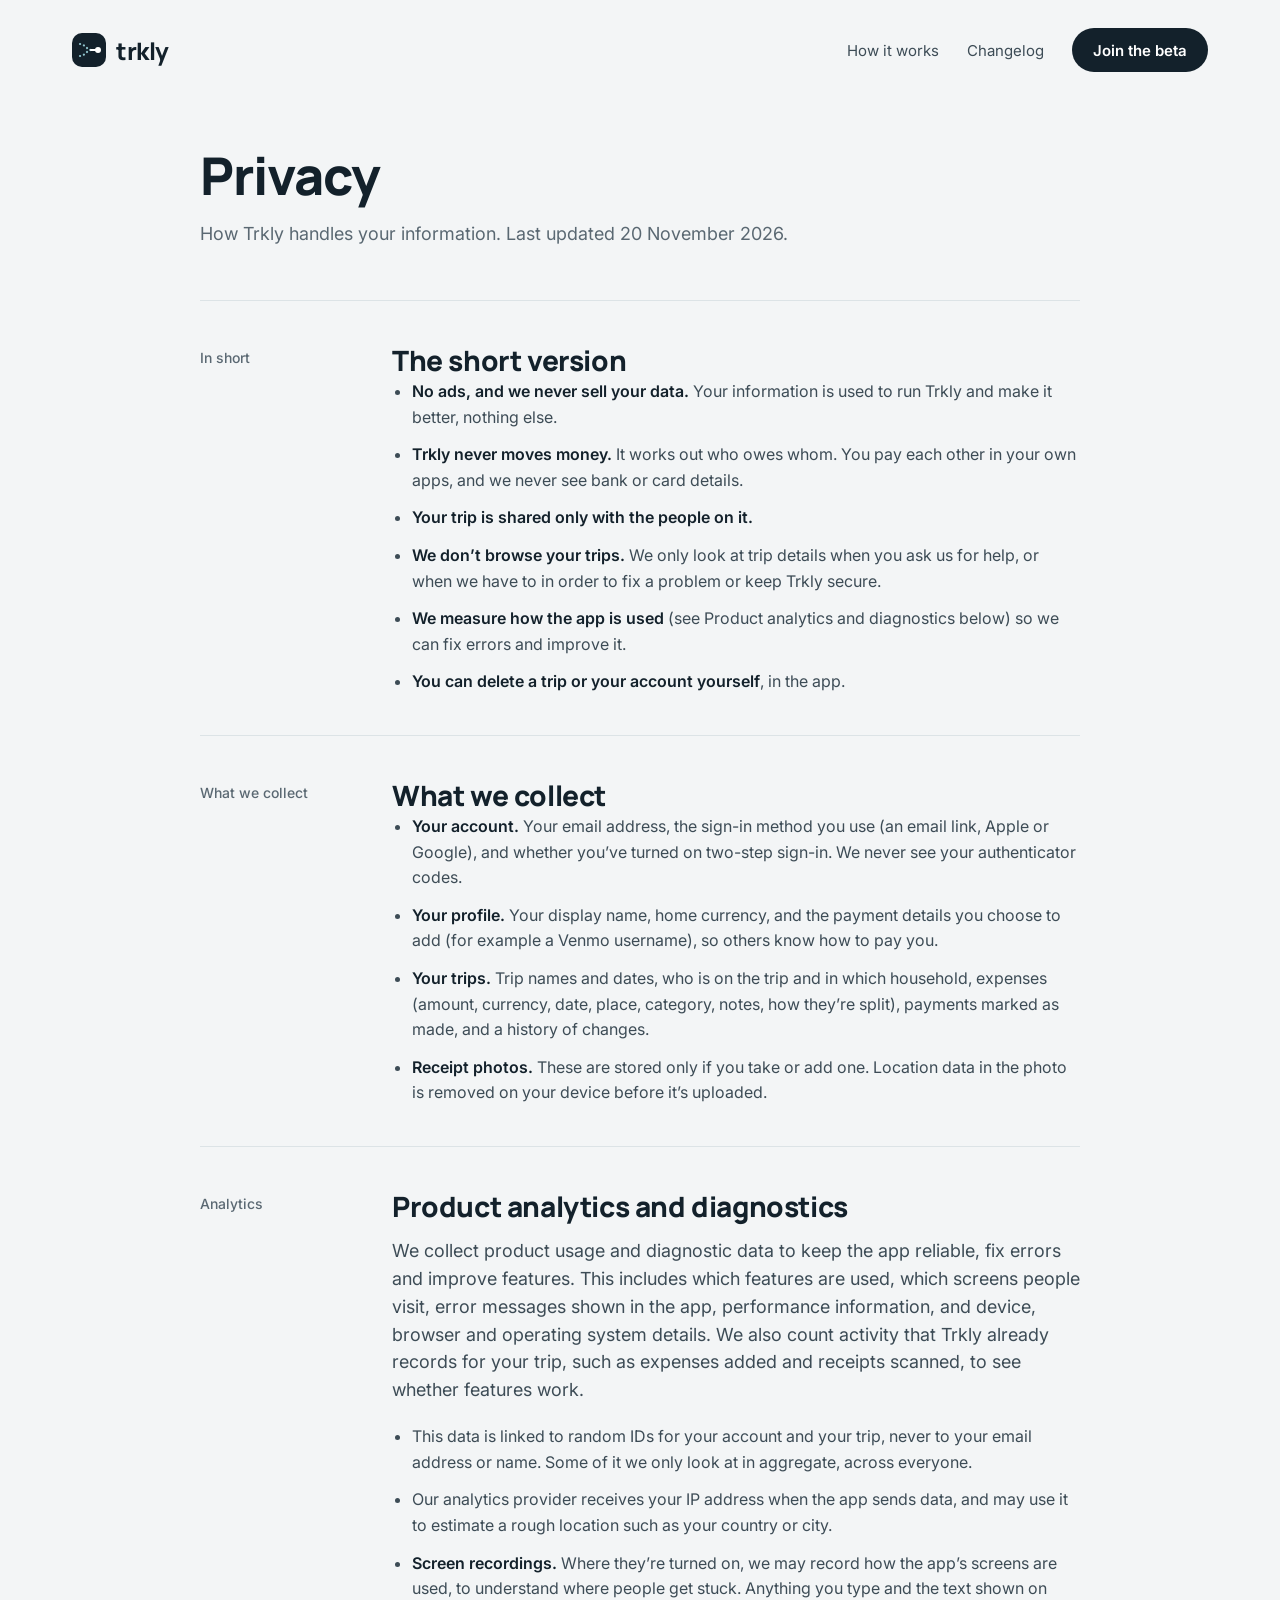
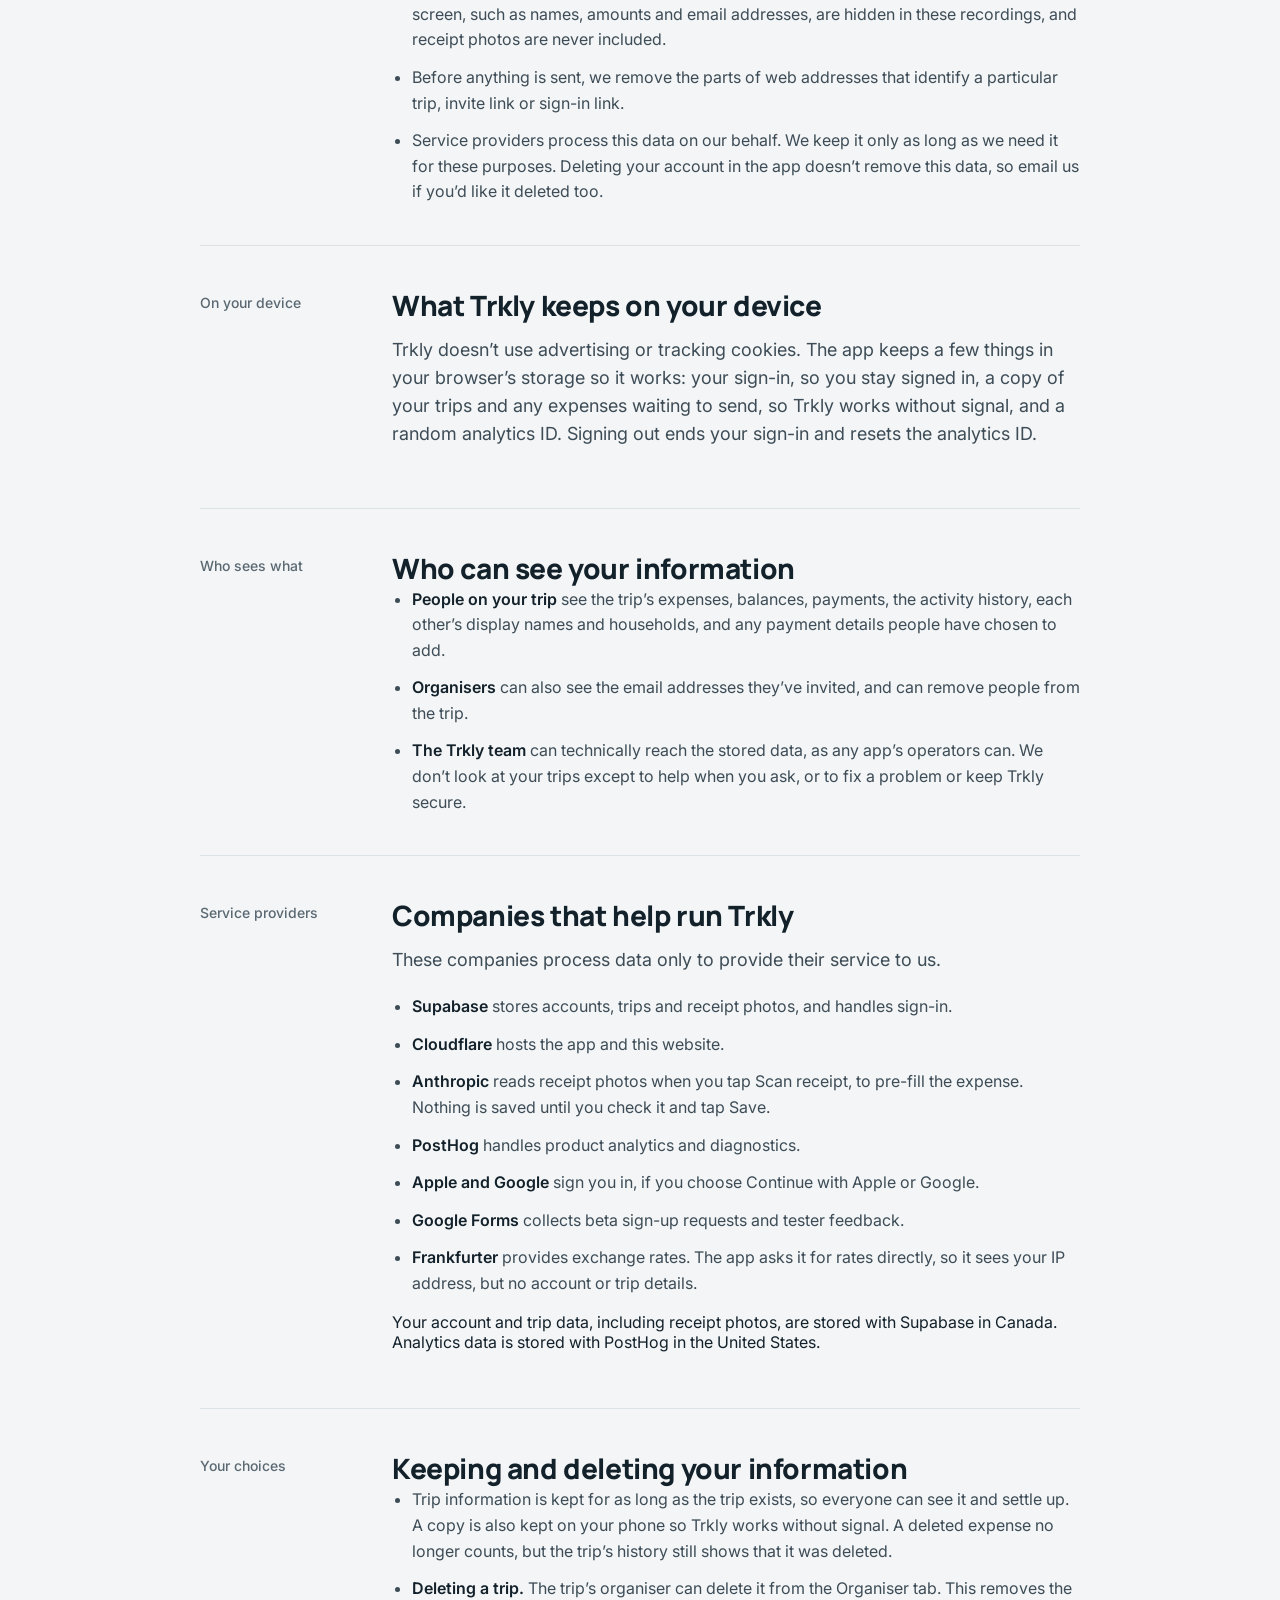
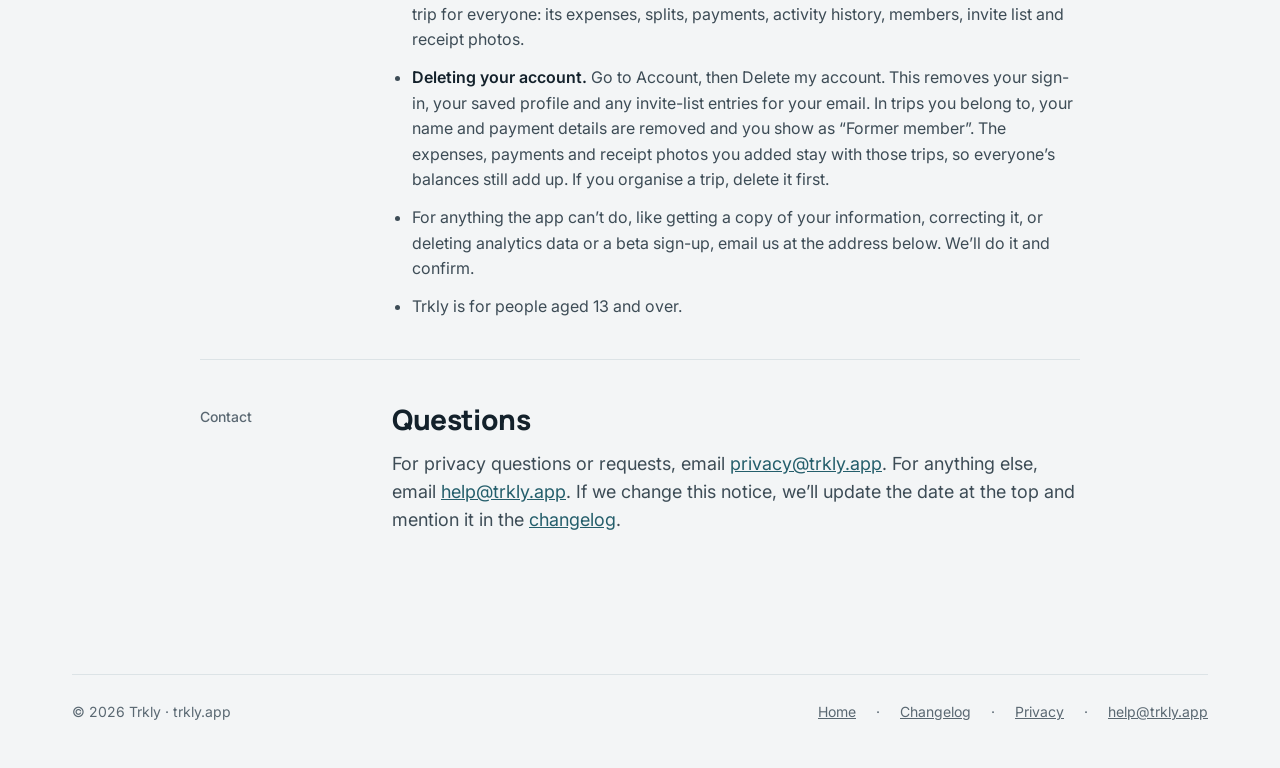
<file: privacy/index.html>
<!doctype html>
<html lang="en">
<head>
<meta charset="utf-8">
<meta name="viewport" content="width=device-width, initial-scale=1">
<title>Privacy · Trkly</title>
<meta name="description" content="How Trkly handles your information.">
<meta name="theme-color" content="#13212B">
<meta property="og:title" content="Trkly privacy notice">
<meta property="og:description" content="How Trkly handles your information.">
<meta property="og:url" content="https://trkly.app/privacy/">
<link rel="icon" href="/favicon.svg" type="image/svg+xml">
<link rel="preconnect" href="https://fonts.googleapis.com">
<link rel="preconnect" href="https://fonts.gstatic.com" crossorigin>
<link rel="stylesheet" href="https://fonts.googleapis.com/css2?family=Manrope:wght@600;700;800&family=Inter:wght@400;500;600&display=swap">
<link rel="stylesheet" href="/assets/site.css?v=90d5389e">
</head>
<body>
<div class="wrap">
<header class="site-header">
<a class="brand" href="/" aria-label="Trkly home">
<svg width="34" height="34" viewBox="0 0 34 34" aria-hidden="true"><rect width="34" height="34" rx="10" fill="#13212B"/><path d="M8 11c5 0 7 6 11 6" fill="none" stroke="#8FC3CC" stroke-width="2.2" stroke-linecap="round" stroke-dasharray="0.1 4"/><path d="M8 23c5 0 7-6 11-6" fill="none" stroke="#8FC3CC" stroke-width="2.2" stroke-linecap="round" stroke-dasharray="0.1 4"/><path d="M19 17h5" stroke="#FFFFFF" stroke-width="2.2" stroke-linecap="round"/><circle cx="26" cy="17" r="3" fill="#FFFFFF"/></svg>
<span>trkly</span>
</a>
<nav class="nav" aria-label="Main">
<a href="/#how">How it works</a>
<a href="/changelog/">Changelog</a>
<a class="btn btn-dark" href="/#beta">Join the beta</a>
</nav>
</header>

<main class="cl">
<header class="cl-head">
<h1>Privacy</h1>
<p>How Trkly handles your information. Last updated <time datetime="2026-11-20">20 November 2026</time>.</p>
</header>
<article class="cl-entry" id="short">
<div class="cl-date">In short</div>
<div class="cl-body">
<h2>The short version</h2>
<ul>
<li><b>No ads, and we never sell your data.</b> Your information is used to run Trkly and make it better, nothing else.</li>
<li><b>Trkly never moves money.</b> It works out who owes whom. You pay each other in your own apps, and we never see bank or card details.</li>
<li><b>Your trip is shared only with the people on it.</b></li>
<li><b>We don’t browse your trips.</b> We only look at trip details when you ask us for help, or when we have to in order to fix a problem or keep Trkly secure.</li>
<li><b>We measure how the app is used</b> (see Product analytics and diagnostics below) so we can fix errors and improve it.</li>
<li><b>You can delete a trip or your account yourself</b>, in the app.</li>
</ul>
</div>
</article>
<article class="cl-entry" id="collect">
<div class="cl-date">What we collect</div>
<div class="cl-body">
<h2>What we collect</h2>
<ul>
<li><b>Your account.</b> Your email address, the sign-in method you use (an email link, Apple or Google), and whether you’ve turned on two-step sign-in. We never see your authenticator codes.</li>
<li><b>Your profile.</b> Your display name, home currency, and the payment details you choose to add (for example a Venmo username), so others know how to pay you.</li>
<li><b>Your trips.</b> Trip names and dates, who is on the trip and in which household, expenses (amount, currency, date, place, category, notes, how they’re split), payments marked as made, and a history of changes.</li>
<li><b>Receipt photos.</b> These are stored only if you take or add one. Location data in the photo is removed on your device before it’s uploaded.</li>
</ul>
</div>
</article>
<article class="cl-entry" id="analytics">
<div class="cl-date">Analytics</div>
<div class="cl-body">
<h2>Product analytics and diagnostics</h2>
<p class="cl-lead">We collect product usage and diagnostic data to keep the app reliable, fix errors and improve features. This includes which features are used, which screens people visit, error messages shown in the app, performance information, and device, browser and operating system details. We also count activity that Trkly already records for your trip, such as expenses added and receipts scanned, to see whether features work.</p>
<ul>
<li>This data is linked to random IDs for your account and your trip, never to your email address or name. Some of it we only look at in aggregate, across everyone.</li>
<li>Our analytics provider receives your IP address when the app sends data, and may use it to estimate a rough location such as your country or city.</li>
<li><b>Screen recordings.</b> Where they’re turned on, we may record how the app’s screens are used, to understand where people get stuck. Anything you type and the text shown on screen, such as names, amounts and email addresses, are hidden in these recordings, and receipt photos are never included.</li>
<li>Before anything is sent, we remove the parts of web addresses that identify a particular trip, invite link or sign-in link.</li>
<li>Service providers process this data on our behalf. We keep it only as long as we need it for these purposes. Deleting your account in the app doesn’t remove this data, so email us if you’d like it deleted too.</li>
</ul>
</div>
</article>
<article class="cl-entry" id="device">
<div class="cl-date">On your device</div>
<div class="cl-body">
<h2>What Trkly keeps on your device</h2>
<p class="cl-lead">Trkly doesn’t use advertising or tracking cookies. The app keeps a few things in your browser’s storage so it works: your sign-in, so you stay signed in, a copy of your trips and any expenses waiting to send, so Trkly works without signal, and a random analytics ID. Signing out ends your sign-in and resets the analytics ID.</p>
</div>
</article>
<article class="cl-entry" id="see">
<div class="cl-date">Who sees what</div>
<div class="cl-body">
<h2>Who can see your information</h2>
<ul>
<li><b>People on your trip</b> see the trip’s expenses, balances, payments, the activity history, each other’s display names and households, and any payment details people have chosen to add.</li>
<li><b>Organisers</b> can also see the email addresses they’ve invited, and can remove people from the trip.</li>
<li><b>The Trkly team</b> can technically reach the stored data, as any app’s operators can. We don’t look at your trips except to help when you ask, or to fix a problem or keep Trkly secure.</li>
</ul>
</div>
</article>
<article class="cl-entry" id="providers">
<div class="cl-date">Service providers</div>
<div class="cl-body">
<h2>Companies that help run Trkly</h2>
<p class="cl-lead">These companies process data only to provide their service to us.</p>
<ul>
<li><b>Supabase</b> stores accounts, trips and receipt photos, and handles sign-in.</li>
<li><b>Cloudflare</b> hosts the app and this website.</li>
<li><b>Anthropic</b> reads receipt photos when you tap Scan receipt, to pre-fill the expense. Nothing is saved until you check it and tap Save.</li>
<li><b>PostHog</b> handles product analytics and diagnostics.</li>
<li><b>Apple and Google</b> sign you in, if you choose Continue with Apple or Google.</li>
<li><b>Google Forms</b> collects beta sign-up requests and tester feedback.</li>
<li><b>Frankfurter</b> provides exchange rates. The app asks it for rates directly, so it sees your IP address, but no account or trip details.</li>
</ul>
<p>Your account and trip data, including receipt photos, are stored with Supabase in Canada. Analytics data is stored with PostHog in the United States.</p>
</div>
</article>
<article class="cl-entry" id="choices">
<div class="cl-date">Your choices</div>
<div class="cl-body">
<h2>Keeping and deleting your information</h2>
<ul>
<li>Trip information is kept for as long as the trip exists, so everyone can see it and settle up. A copy is also kept on your phone so Trkly works without signal. A deleted expense no longer counts, but the trip’s history still shows that it was deleted.</li>
<li><b>Deleting a trip.</b> The trip’s organiser can delete it from the Organiser tab. This removes the trip for everyone: its expenses, splits, payments, activity history, members, invite list and receipt photos.</li>
<li><b>Deleting your account.</b> Go to Account, then Delete my account. This removes your sign-in, your saved profile and any invite-list entries for your email. In trips you belong to, your name and payment details are removed and you show as “Former member”. The expenses, payments and receipt photos you added stay with those trips, so everyone’s balances still add up. If you organise a trip, delete it first.</li>
<li>For anything the app can’t do, like getting a copy of your information, correcting it, or deleting analytics data or a beta sign-up, email us at the address below. We’ll do it and confirm.</li>
<li>Trkly is for people aged 13 and over.</li>
</ul>
</div>
</article>
<article class="cl-entry" id="contact">
<div class="cl-date">Contact</div>
<div class="cl-body">
<h2>Questions</h2>
<p class="cl-lead">For privacy questions or requests, email <a href="mailto:privacy@trkly.app">privacy@trkly.app</a>. For anything else, email <a href="mailto:help@trkly.app">help@trkly.app</a>. If we change this notice, we’ll update the date at the top and mention it in the <a href="/changelog/">changelog</a>.</p>
</div>
</article>
</main>

<footer class="site-footer">
<span>© 2026 Trkly · trkly.app</span>
<nav aria-label="Footer"><a href="/">Home</a> · <a href="/changelog/">Changelog</a> · <a href="/privacy/" aria-current="page">Privacy</a> · <a href="mailto:help@trkly.app">help@trkly.app</a></nav>
</footer>
</div>
</body>
</html>
</file>
<file: assets/site.css>
/* Trkly — tokens from the Trkly design system (Light theme) */
:root {
  --surface: #F3F5F6; --surface-raised: #FFFFFF; --surface-sunken: #EEF2F3; --deep: #13212B;
  --ink: #13212B; --ink-muted: #3D4C56; --ink-subtle: #5A6872; --on-deep: #FFFFFF; --on-deep-muted: #C9D4D9;
  --line: #DCE3E6; --line-deep: #3E5260; --teal: #245E6B; --teal-strong: #163F49; --teal-soft: #E3ECEE; --on-teal: #FFFFFF;
  --mist: #8FC3CC; --contour: #D6DFE2; --positive: #1F5E45; --positive-soft: #DDEFE7; --owe: #9A3B1F; --focus: #245E6B;
  --space-1: 4px; --space-2: 8px; --space-3: 12px; --space-4: 16px; --space-5: 20px; --space-6: 24px; --space-8: 32px; --space-10: 40px; --space-14: 56px; --space-20: 80px;
  --radius-sm: 10px; --radius-md: 16px; --radius-lg: 20px; --radius-xl: 28px; --radius-pill: 999px;
  --font-display: Manrope, ui-sans-serif, system-ui, sans-serif; --font-sans: Inter, ui-sans-serif, system-ui, sans-serif;
}
* { box-sizing: border-box; }
html { scroll-behavior: smooth; }
body { margin: 0; font-family: var(--font-sans); color: var(--ink); background: var(--surface); -webkit-font-smoothing: antialiased; }
a { color: var(--teal); }
a:hover { color: var(--teal-strong); }
:focus-visible { outline: 2px solid var(--focus); outline-offset: 2px; }
.sr-only { position: absolute; width: 1px; height: 1px; overflow: hidden; clip: rect(0 0 0 0); white-space: nowrap; }
.wrap { max-width: 1200px; margin: 0 auto; padding-inline: var(--space-8); }
h1, h2, h3 { font-family: var(--font-display); margin: 0; }

/* header */
.site-header { display: flex; flex-wrap: wrap; gap: var(--space-4); align-items: center; justify-content: space-between; padding-block: 28px; }
.brand { display: flex; align-items: center; gap: 10px; text-decoration: none; color: var(--ink); }
.brand span { font-family: var(--font-display); font-weight: 800; font-size: 24px; letter-spacing: -0.5px; }
.nav { display: flex; flex-wrap: wrap; gap: 28px; align-items: center; font-size: 15px; }
.nav a { color: var(--ink-muted); text-decoration: none; }
.nav a:hover { color: var(--ink); }

/* buttons */
.btn { display: inline-flex; align-items: center; justify-content: center; min-height: 48px; padding: 0 26px; border-radius: var(--radius-pill); font: 600 16px/1 var(--font-sans); text-decoration: none; border: 1px solid transparent; cursor: pointer; }
.btn-primary { background: var(--teal); color: var(--on-teal); }
.btn-primary:hover { background: var(--teal-strong); color: var(--on-teal); }
.btn-dark { background: var(--deep); color: var(--on-deep); min-height: 44px; padding: 0 20px; font-size: 15px; }
.btn-dark:hover { background: #0A1218; color: var(--on-deep); }
.nav .btn-dark, .nav .btn-dark:hover { color: var(--on-deep); }
.btn-link { color: var(--ink); padding: 0 10px; }
.btn-link:hover { color: var(--teal); }

/* hero */
.hero { position: relative; overflow: hidden; }
.bg-art { position: absolute; inset: 0; width: 100%; height: 100%; pointer-events: none; }
.hero-inner { position: relative; display: flex; flex-wrap: wrap; gap: var(--space-14); align-items: center; padding-block: var(--space-14); }
.hero-copy { flex: 1 1 420px; min-width: 0; display: flex; flex-direction: column; gap: var(--space-6); }
.eyebrow { margin: 0; font-size: 14px; font-weight: 600; letter-spacing: 1.5px; text-transform: uppercase; color: var(--teal); }
.hero h1 { font-weight: 700; font-size: clamp(40px, 6vw, 60px); line-height: 1.05; letter-spacing: -1.5px; }
.lede { margin: 0; font-size: 19px; line-height: 1.55; color: var(--ink-muted); max-width: 480px; }
.cta-row { display: flex; flex-wrap: wrap; gap: 14px; align-items: center; }
.small { margin: 0; font-size: 14px; color: var(--ink-subtle); }
.phones { flex: 1 1 560px; min-width: 0; display: flex; flex-wrap: wrap; gap: var(--space-5); justify-content: center; align-items: flex-start; }

/* phone mockups */
.phone { width: 272px; height: 560px; border-radius: 42px; border: 9px solid var(--deep); background: var(--surface-raised); overflow: hidden; display: flex; flex-direction: column; color: var(--ink); flex: none; }
.phone.offset { margin-top: 48px; }
.phone-body { padding: 20px 18px 8px; display: flex; flex-direction: column; gap: 11px; flex: 1; }
.phone-foot { padding: 12px 18px 18px; }
.p-row { display: flex; justify-content: space-between; align-items: center; gap: 8px; }
.p-meta { font-size: 11px; color: var(--ink-subtle); }
.p-title { font-family: var(--font-display); font-weight: 700; font-size: 18px; }
.p-title-s { font-family: var(--font-display); font-weight: 700; font-size: 16px; }
.avatar { width: 30px; height: 30px; border-radius: 999px; background: var(--teal-soft); display: flex; align-items: center; justify-content: center; font-size: 11px; font-weight: 600; color: var(--teal); }
.balance-card { background: var(--deep); color: var(--on-deep); border-radius: 18px; padding: 16px; }
.balance-card .lbl { font-size: 11px; color: var(--on-deep-muted); }
.balance-card .amt { font-family: var(--font-display); font-weight: 700; font-size: 32px; letter-spacing: -0.5px; }
.p-label { font-size: 11px; font-weight: 600; color: var(--ink-subtle); letter-spacing: 0.8px; text-transform: uppercase; }
.p-list { display: flex; flex-direction: column; gap: 8px; font-size: 13px; }
.p-list .owed { color: var(--teal); font-weight: 600; }
.p-list .muted { color: var(--ink-subtle); }
.p-recent { display: flex; flex-direction: column; gap: 10px; font-size: 12px; }
.p-recent .v { font-weight: 600; white-space: nowrap; }
.p-btn { background: var(--teal); color: var(--on-teal); border-radius: 999px; text-align: center; padding: 12px; font-weight: 600; font-size: 14px; }
.big-amt { text-align: center; padding: 10px 0 4px; }
.big-amt .v { font-family: var(--font-display); font-weight: 700; font-size: 40px; letter-spacing: -1px; }
.big-amt .s { font-size: 12px; color: var(--ink-subtle); }
.field { display: flex; justify-content: space-between; border-bottom: 1px solid #E5EAEC; padding-bottom: 8px; font-size: 12px; }
.field span:first-child { color: var(--ink-subtle); }
.chips { display: flex; flex-wrap: wrap; gap: 6px; font-size: 11px; }
.chips span { background: var(--surface-sunken); padding: 6px 10px; border-radius: 999px; }
.chips .on { background: var(--deep); color: var(--on-deep); }
.keypad { display: grid; grid-template-columns: repeat(3, minmax(0, 1fr)); gap: 6px; font-family: var(--font-display); font-weight: 600; font-size: 17px; text-align: center; }
.keypad span { padding: 9px 0; background: var(--surface); border-radius: var(--radius-sm); }

/* how */
.section { padding-block: 72px; display: flex; flex-direction: column; gap: 36px; }
.section h2 { font-weight: 700; font-size: clamp(30px, 4vw, 40px); letter-spacing: -1px; }
.cards { display: grid; grid-template-columns: repeat(auto-fit, minmax(260px, 1fr)); gap: var(--space-5); }
.card { background: var(--surface-raised); border-radius: var(--radius-lg); padding: 28px; display: flex; flex-direction: column; gap: 10px; }
.card-top { display: flex; align-items: center; justify-content: space-between; color: var(--teal); }
.step { font-family: var(--font-display); font-weight: 800; font-size: 15px; }
.card h3 { font-size: 21px; }
.card p, .feature p { margin: 0; font-size: 16px; line-height: 1.55; color: var(--ink-muted); }

/* currencies */
.dark { background: var(--deep); color: var(--on-deep); position: relative; overflow: hidden; }
.dark-inner { position: relative; padding-block: var(--space-20); display: flex; flex-wrap: wrap; gap: var(--space-14); align-items: center; }
.dark-copy { flex: 1 1 420px; min-width: 0; display: flex; flex-direction: column; gap: var(--space-5); }
.dark-copy h2 { font-weight: 700; font-size: clamp(30px, 4vw, 40px); letter-spacing: -1px; }
.dark-copy p { margin: 0; font-size: 18px; line-height: 1.6; color: var(--on-deep-muted); }
.ccys { display: flex; flex-wrap: wrap; gap: 10px; font-size: 15px; font-weight: 600; padding: 0; margin: 0; list-style: none; }
.ccys li { border: 1px solid var(--line-deep); padding: 10px 16px; border-radius: 999px; }
.dark .phone { border-color: #2A3B47; }
.settle { border: 1px solid #E5EAEC; border-radius: var(--radius-md); padding: 14px; display: flex; flex-direction: column; gap: 6px; }
.settle .who { font-size: 12px; color: var(--ink-subtle); }
.settle .amt { font-family: var(--font-display); font-weight: 700; font-size: 22px; }
.settle .how { font-size: 11px; color: var(--ink-subtle); }
.pill-s { align-self: flex-start; background: var(--surface-sunken); padding: 6px 12px; border-radius: 999px; font-size: 11px; font-weight: 600; }
.pill-s.paid { background: var(--positive-soft); color: var(--positive); }

/* features */
.features { padding-block: 72px; display: grid; grid-template-columns: repeat(auto-fit, minmax(240px, 1fr)); gap: 28px; }
.feature { display: flex; flex-direction: column; gap: 8px; }
.feature h3 { font-size: 18px; }
.feature p { font-size: 15px; }

/* beta */
.beta { padding-bottom: var(--space-20); }
.beta-panel { background: var(--teal-soft); border-radius: var(--radius-xl); padding: 56px 40px; display: flex; flex-wrap: wrap; gap: 28px; align-items: center; justify-content: space-between; }
.beta-panel > div { flex: 1 1 420px; min-width: 0; display: flex; flex-direction: column; gap: 10px; }
.beta-panel h2 { font-weight: 700; font-size: 34px; letter-spacing: -0.8px; }
.beta-panel p { margin: 0; font-size: 17px; color: var(--ink-muted); }
.beta-form { flex: 1 1 360px; min-width: 0; display: flex; flex-wrap: wrap; gap: 10px; }
.beta-form input { flex: 1 1 220px; min-width: 0; min-height: 52px; padding: 0 20px; border-radius: 999px; border: 1px solid #B9C7CD; font: 16px var(--font-sans); background: var(--surface-raised); color: var(--ink); }
.beta-cta { flex: 0 1 auto; display: flex; flex-direction: column; align-items: flex-start; gap: 8px; }
.form-note { flex-basis: 100%; margin: 0; font-size: 14px; color: var(--ink-muted); min-height: 20px; }

/* footer */
.site-footer { display: flex; flex-wrap: wrap; gap: var(--space-4); justify-content: space-between; padding-block: 28px 48px; font-size: 14px; color: var(--ink-subtle); border-top: 1px solid var(--line); }
.site-footer nav { display: flex; gap: 20px; }
.site-footer a { color: var(--ink-subtle); }

@media (max-width: 640px) {
  .wrap { padding-inline: var(--space-5); }
  .phone.offset { margin-top: 0; }
  .phone.hide-sm { display: none; }
  .beta-panel { padding: 36px 24px; }
}
@media (prefers-reduced-motion: reduce) { html { scroll-behavior: auto; } }

/* changelog */
.cl { max-width: 880px; margin: 0 auto; padding-block: var(--space-10) var(--space-20); }
.cl-head { margin-bottom: var(--space-14); }
.cl-head h1 { font-size: clamp(36px, 5vw, 52px); font-weight: 800; letter-spacing: -1px; }
.cl-head p { color: var(--ink-subtle); font-size: 18px; margin: var(--space-3) 0 0; }
.cl-entry { display: grid; grid-template-columns: 160px 1fr; gap: var(--space-8); padding-block: var(--space-10); border-top: 1px solid var(--line); }
.cl-date { color: var(--ink-subtle); font-size: 14px; font-weight: 500; padding-top: 8px; }
.cl-date time { position: sticky; top: var(--space-6); }
.cl-body h2 { font-size: 28px; font-weight: 800; letter-spacing: -0.4px; }
.cl-body h2 a { color: var(--ink); text-decoration: none; }
.cl-body h2 a:hover { color: var(--teal); }
.cl-lead { font-size: 18px; color: var(--ink-muted); line-height: 1.55; margin: var(--space-3) 0 var(--space-5); }
.cl-body ul { margin: 0; padding-left: 20px; display: grid; gap: var(--space-3); color: var(--ink-muted); line-height: 1.6; }
.cl-body b { color: var(--ink); font-weight: 600; }
.nav a[aria-current="page"] { color: var(--ink); font-weight: 600; }
@media (max-width: 700px) {
  .cl-entry { grid-template-columns: 1fr; gap: var(--space-2); padding-block: var(--space-8); }
  .cl-date { padding-top: 0; }
}

/* --- landing rework (receipts, features) --- */
.ai { background: var(--teal-soft); box-shadow: inset 0 0 0 1.5px var(--teal); border-radius: 10px; }
.field.ai { padding: 8px 10px; border-bottom: 0; }
.big-amt.ai { padding: 10px 0 8px; border-radius: 14px; }
.ai-chip { box-shadow: 0 0 0 2px var(--teal); }
.ai-note { font-size: 11px; color: var(--teal-strong); font-weight: 500; }
.r-attached { display: flex; align-items: center; gap: 10px; border: 1px solid #E5EAEC; border-radius: 12px; padding: 8px 10px; }
.r-thumb { width: 34px; height: 40px; border-radius: 4px; background: #FBFAF6; border: 1px solid #E2E0D8; display: flex; flex-direction: column; gap: 3px; padding: 5px 5px; flex: none; }
.r-thumb i { display: block; height: 2px; background: #C9CDCF; border-radius: 1px; }
.r-thumb i.s { width: 60%; } .r-thumb i.t { background: #13212B; height: 3px; }
.r-title { font-size: 12px; font-weight: 600; }
.tag-s { display: inline-block; font-size: 9px; font-weight: 600; padding: 1px 6px; border-radius: 999px; background: var(--surface-sunken); color: var(--ink-subtle); vertical-align: 1px; }

.spotlight { display: flex; flex-wrap: wrap; gap: var(--space-14); align-items: center; padding-block: var(--space-20); }
.spot-copy { flex: 1 1 400px; min-width: 0; display: flex; flex-direction: column; gap: var(--space-5); }
.spot-copy h2 { font-weight: 700; font-size: clamp(32px, 4.4vw, 46px); letter-spacing: -1.2px; line-height: 1.08; }
.spot-copy p { margin: 0; font-size: 18px; line-height: 1.6; color: var(--ink-muted); }
.ticks { margin: 0; padding: 0; list-style: none; display: grid; gap: 12px; }
.ticks li { position: relative; padding-left: 30px; font-size: 16px; line-height: 1.5; color: var(--ink-muted); }
.ticks li::before { content: ""; position: absolute; left: 0; top: 3px; width: 18px; height: 18px; border-radius: 50%; background: var(--teal-soft) url("data:image/svg+xml,%3Csvg xmlns='http://www.w3.org/2000/svg' viewBox='0 0 24 24' fill='none' stroke='%23245E6B' stroke-width='3' stroke-linecap='round' stroke-linejoin='round'%3E%3Cpath d='M6 12.5l4 4 8-9'/%3E%3C/svg%3E") center / 12px no-repeat; }
.spot-art { flex: 1 1 520px; min-width: 0; display: flex; align-items: center; justify-content: center; gap: var(--space-4); flex-wrap: wrap; }
.receipt { width: 250px; background: #FBFAF6; color: #2B2B2B; font: 12px/1.55 ui-monospace, "SFMono-Regular", Menlo, Consolas, monospace; padding: 22px 20px 26px; box-shadow: 0 18px 40px rgba(19, 33, 43, 0.14), 0 2px 6px rgba(19, 33, 43, 0.08); transform: rotate(-3deg); position: relative; }
.rc-head { text-align: center; font-weight: 700; font-size: 14px; letter-spacing: 1px; }
.rc-sub { text-align: center; color: #6B6B6B; font-size: 11px; }
.rc-rule { border-top: 1px dashed #B9B7AE; margin: 10px 0; }
.rc-line { display: flex; justify-content: space-between; gap: 10px; }
.rc-total { font-weight: 700; font-size: 14px; margin-top: 4px; padding: 3px 6px; margin-inline: -6px; background: rgba(36, 94, 107, 0.12); outline: 1.5px solid var(--teal); border-radius: 4px; }
.rc-tear { position: absolute; left: 0; right: 0; bottom: -8px; height: 10px; background: radial-gradient(circle at 6px 0, transparent 6px, #FBFAF6 6.5px) 0 0 / 12px 10px repeat-x; }
.arrow { color: var(--teal); }
.mini-form { width: 260px; background: var(--surface-raised); border-radius: var(--radius-lg); padding: 18px; display: flex; flex-direction: column; gap: 10px; box-shadow: 0 18px 40px rgba(19, 33, 43, 0.10); }
.mf-row { display: flex; justify-content: space-between; gap: 10px; font-size: 14px; padding: 10px 12px; border-radius: 12px; background: var(--surface); }
.mf-row span { color: var(--ink-subtle); }
.mf-row b { font-weight: 600; }
.mf-row.ai { background: var(--teal-soft); }
.mf-save { margin-top: 4px; background: var(--teal); color: var(--on-teal); border-radius: 999px; text-align: center; padding: 12px; font-weight: 600; font-size: 15px; }

.feature-grid { display: grid; grid-template-columns: repeat(auto-fit, minmax(280px, 1fr)); gap: var(--space-5); }
.feature-card { background: var(--surface-raised); border-radius: var(--radius-lg); padding: 26px; display: flex; flex-direction: column; gap: 10px; }
.feature-card h3 { font-size: 19px; }
.feature-card p { margin: 0; font-size: 15.5px; line-height: 1.55; color: var(--ink-muted); }
.f-icon { width: 44px; height: 44px; border-radius: 12px; background: var(--teal-soft); color: var(--teal); display: grid; place-items: center; }

.trust { display: grid; grid-template-columns: repeat(auto-fit, minmax(260px, 1fr)); gap: var(--space-8); padding-block: var(--space-14); }
.trust-item { display: flex; gap: 12px; align-items: flex-start; font-size: 15.5px; line-height: 1.55; color: var(--ink-muted); }
.trust-item svg { color: var(--teal); flex: none; margin-top: 2px; }
.trust-item b { color: var(--ink); font-weight: 600; }

@media (max-width: 640px) {
  .spotlight { padding-block: var(--space-14); gap: var(--space-10); }
  .spot-art { flex-direction: column; }
  .arrow { transform: rotate(90deg); }
  .receipt { transform: rotate(-2deg); }
}

/* Offline spotlight (Nov 2026) */
.spot-reverse { flex-direction: row-reverse; }
.p-offline { background: var(--deep); color: #fff; font-size: 10px; line-height: 1.35; padding: 7px 14px; text-align: center; }
.tag-s.tag-wait { background: #FFF1D6; color: #7A4B00; }
@media (max-width: 640px) { .spot-reverse { flex-direction: column; } }
</file>
